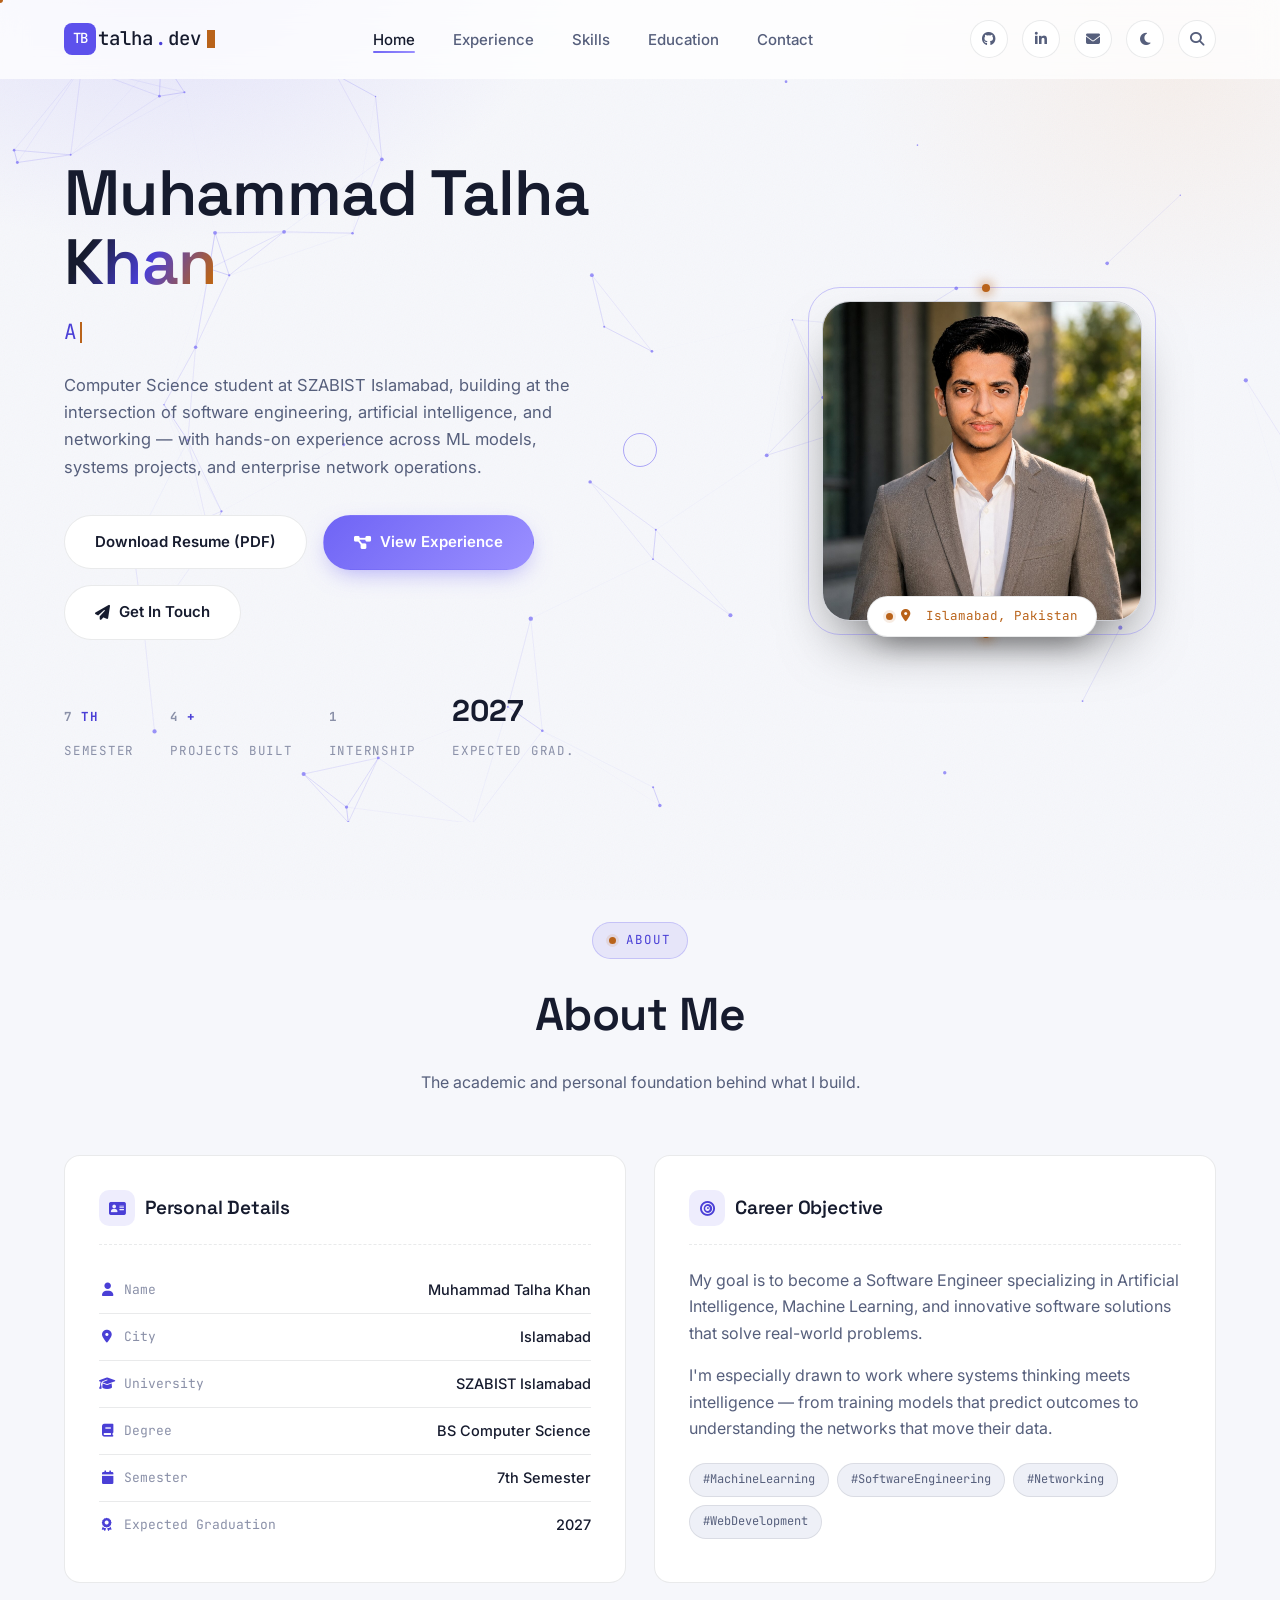
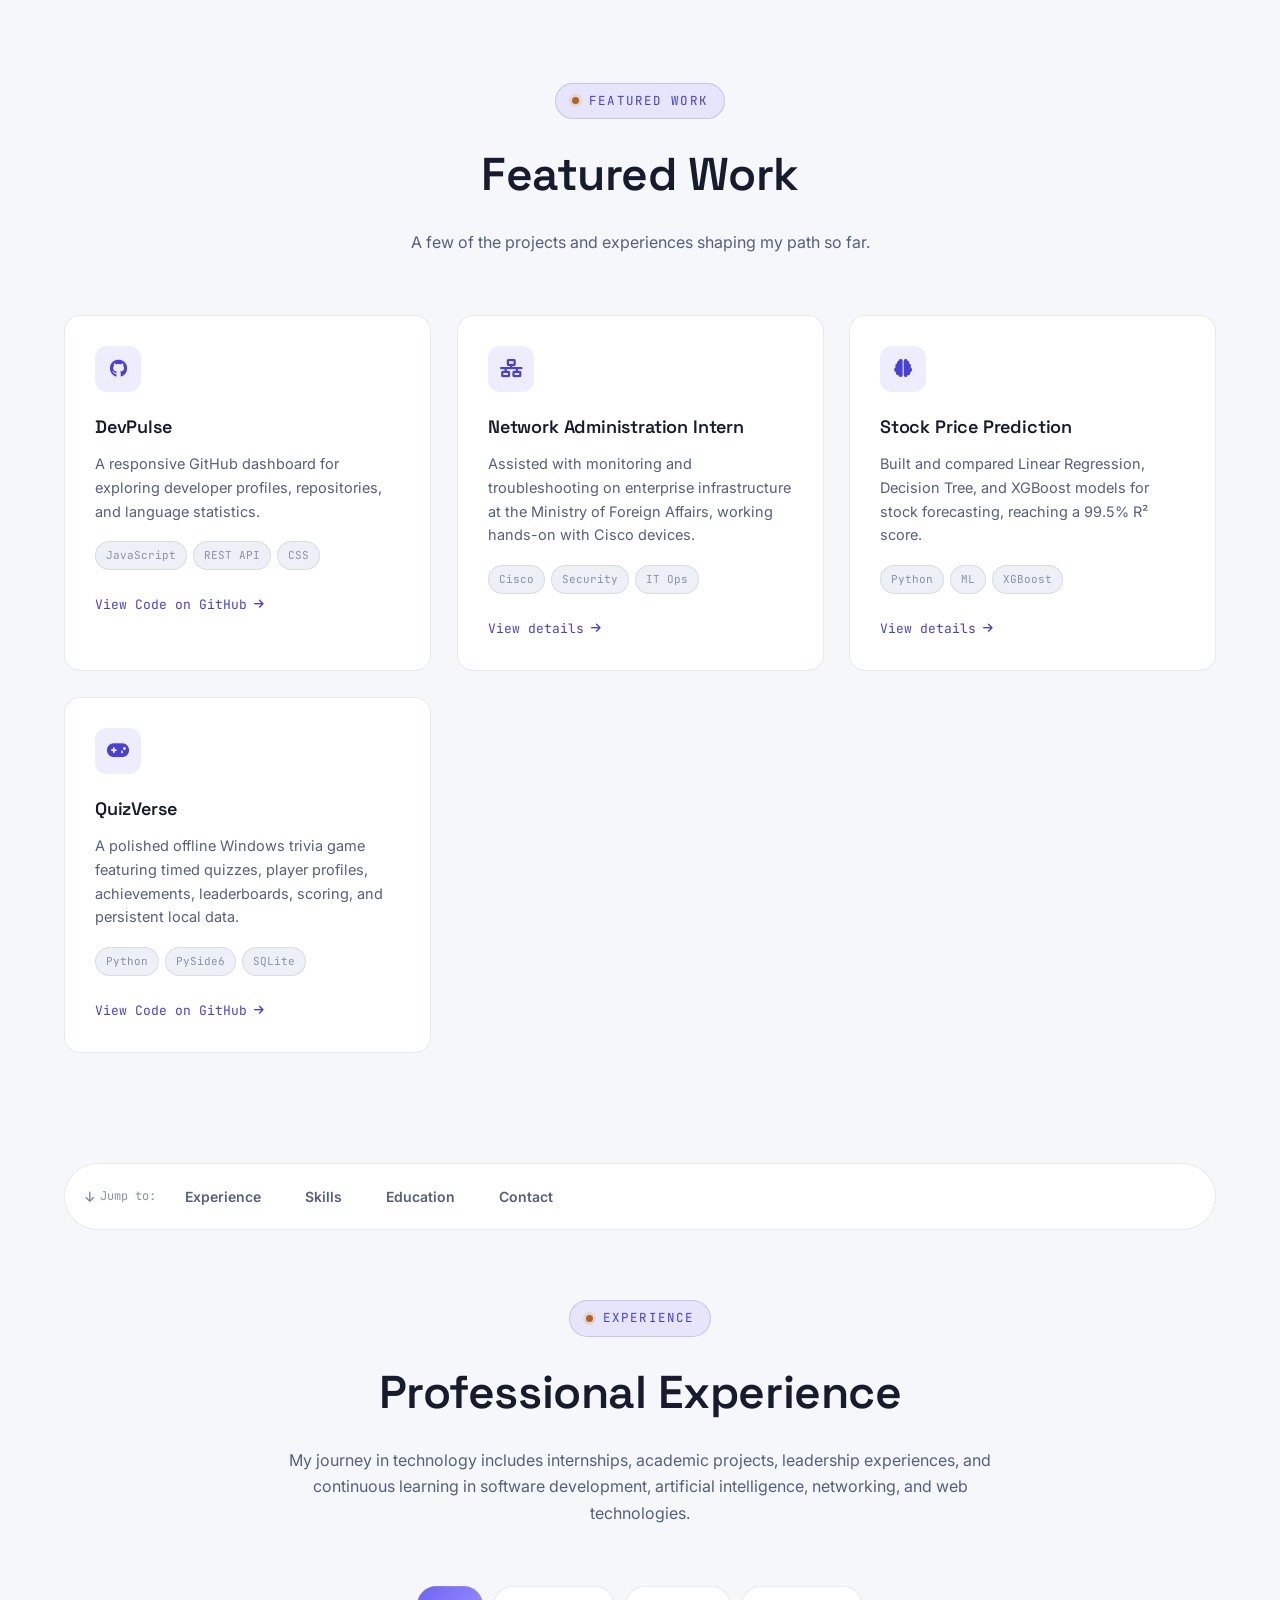
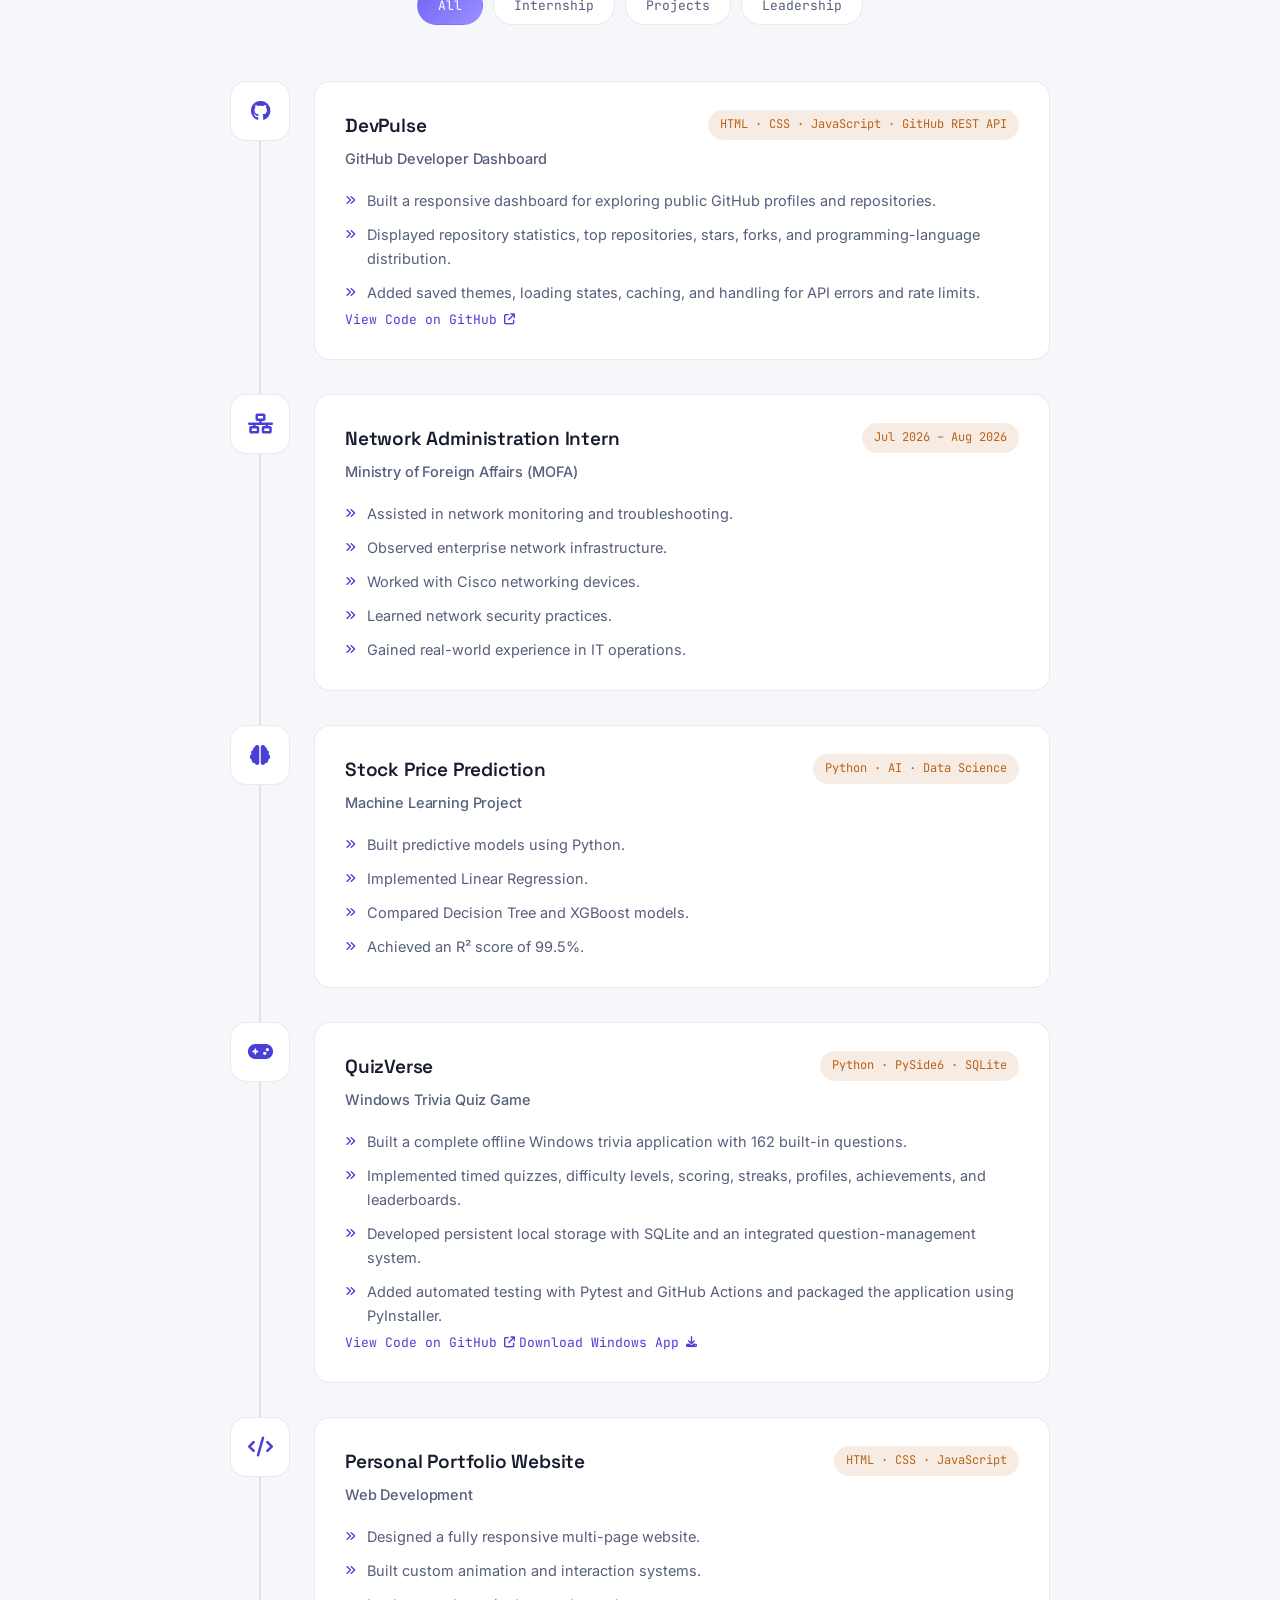
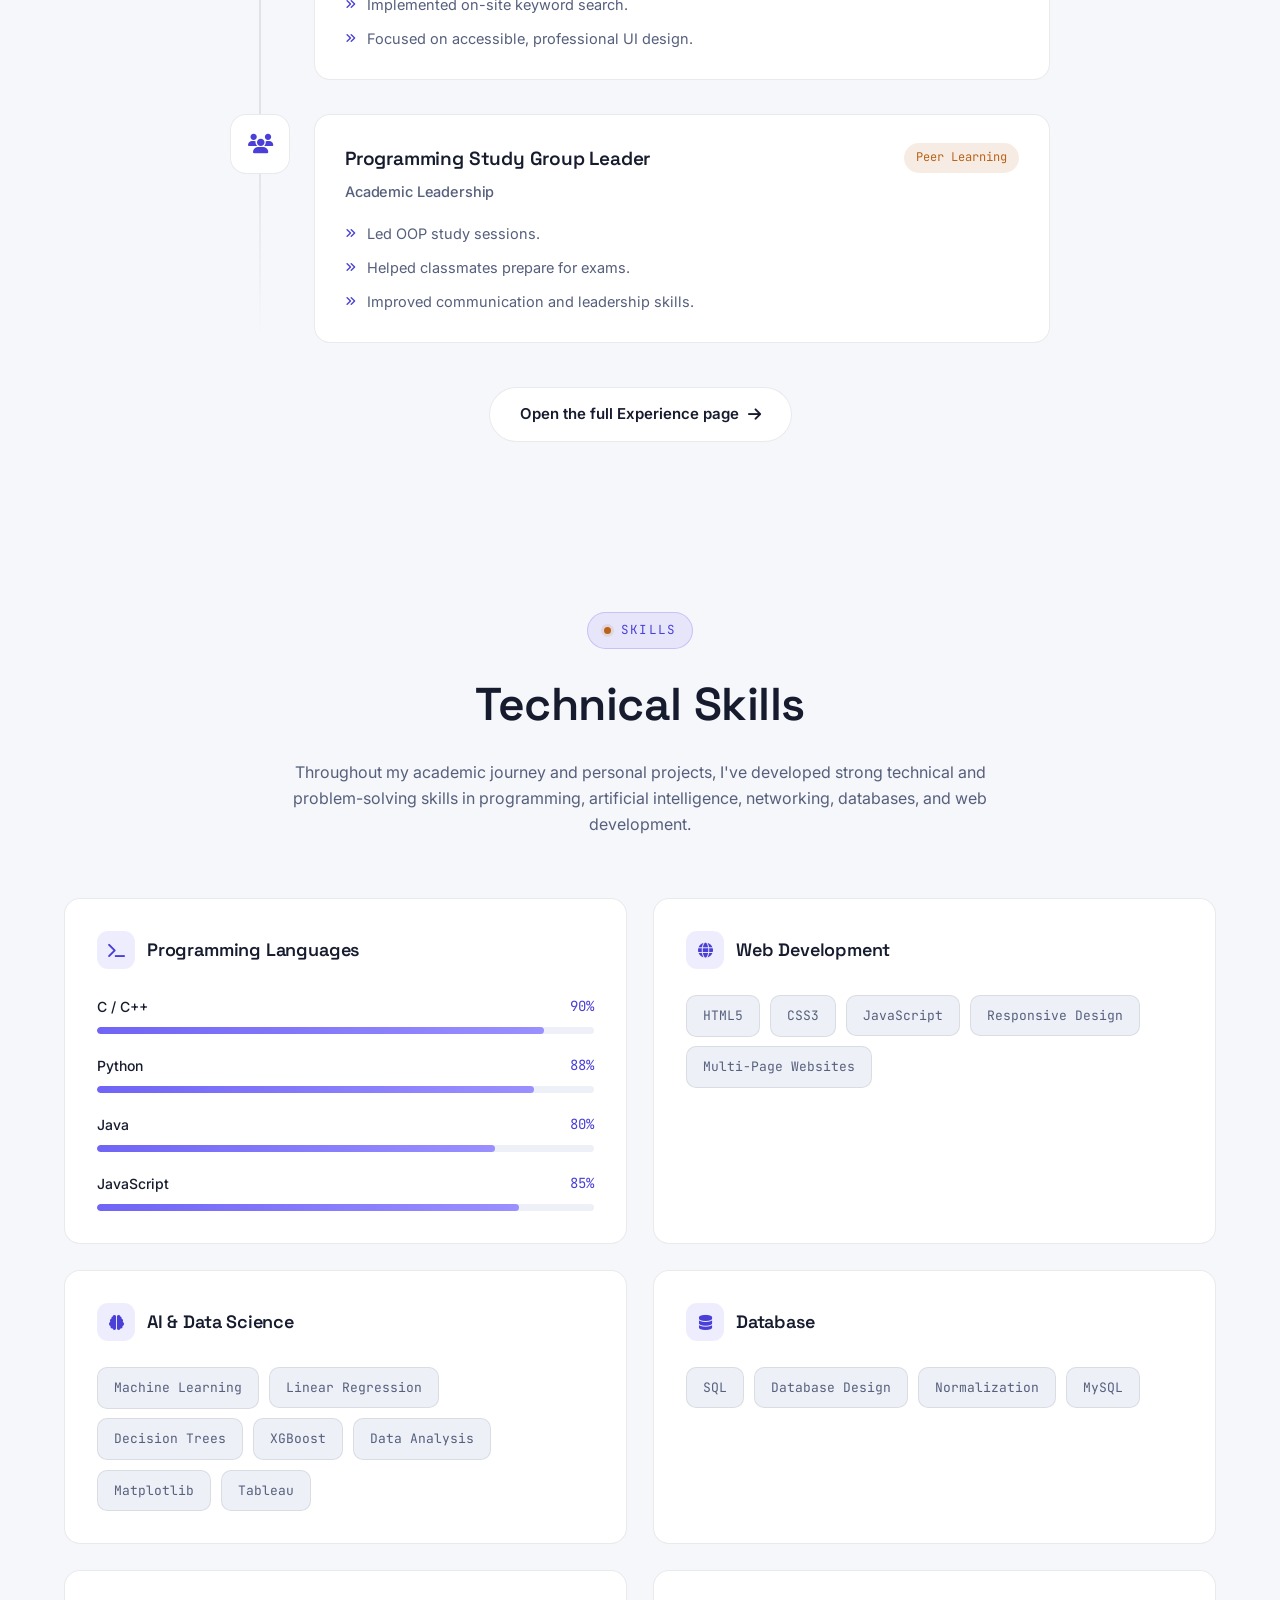
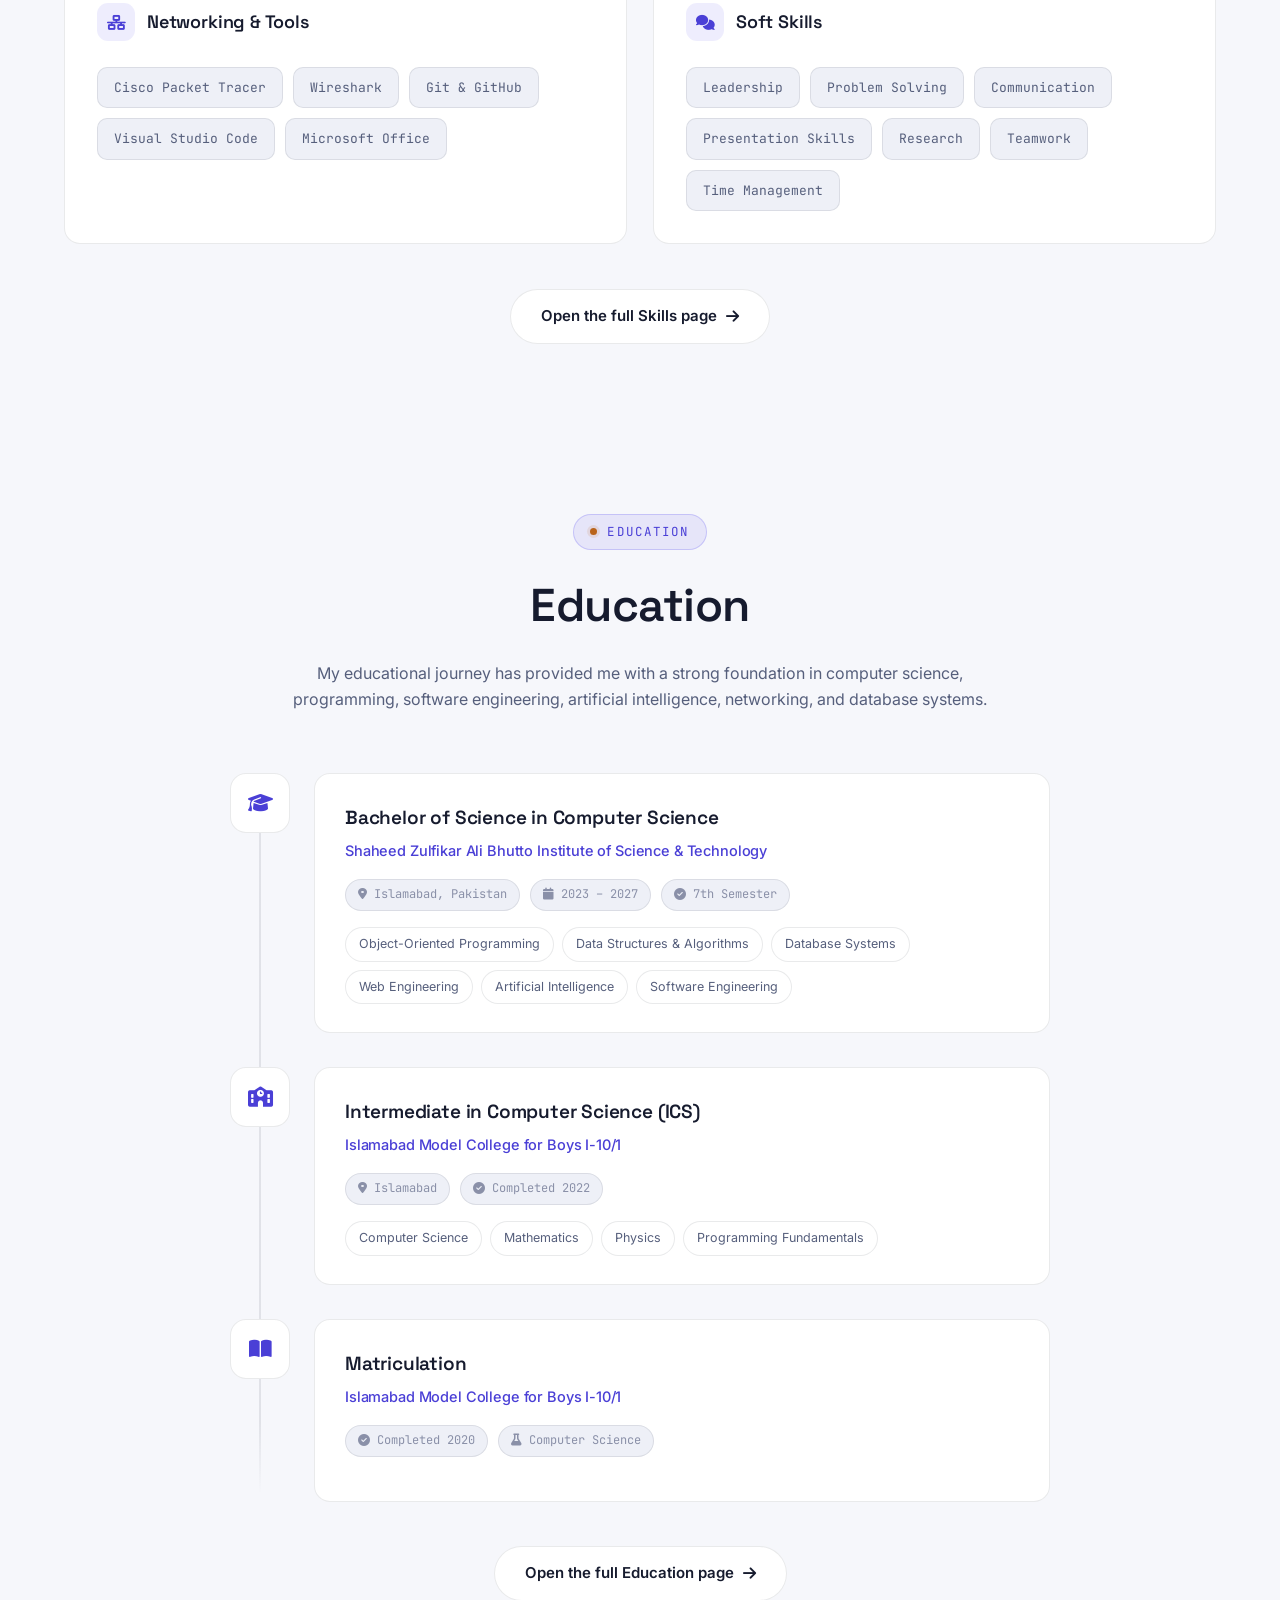
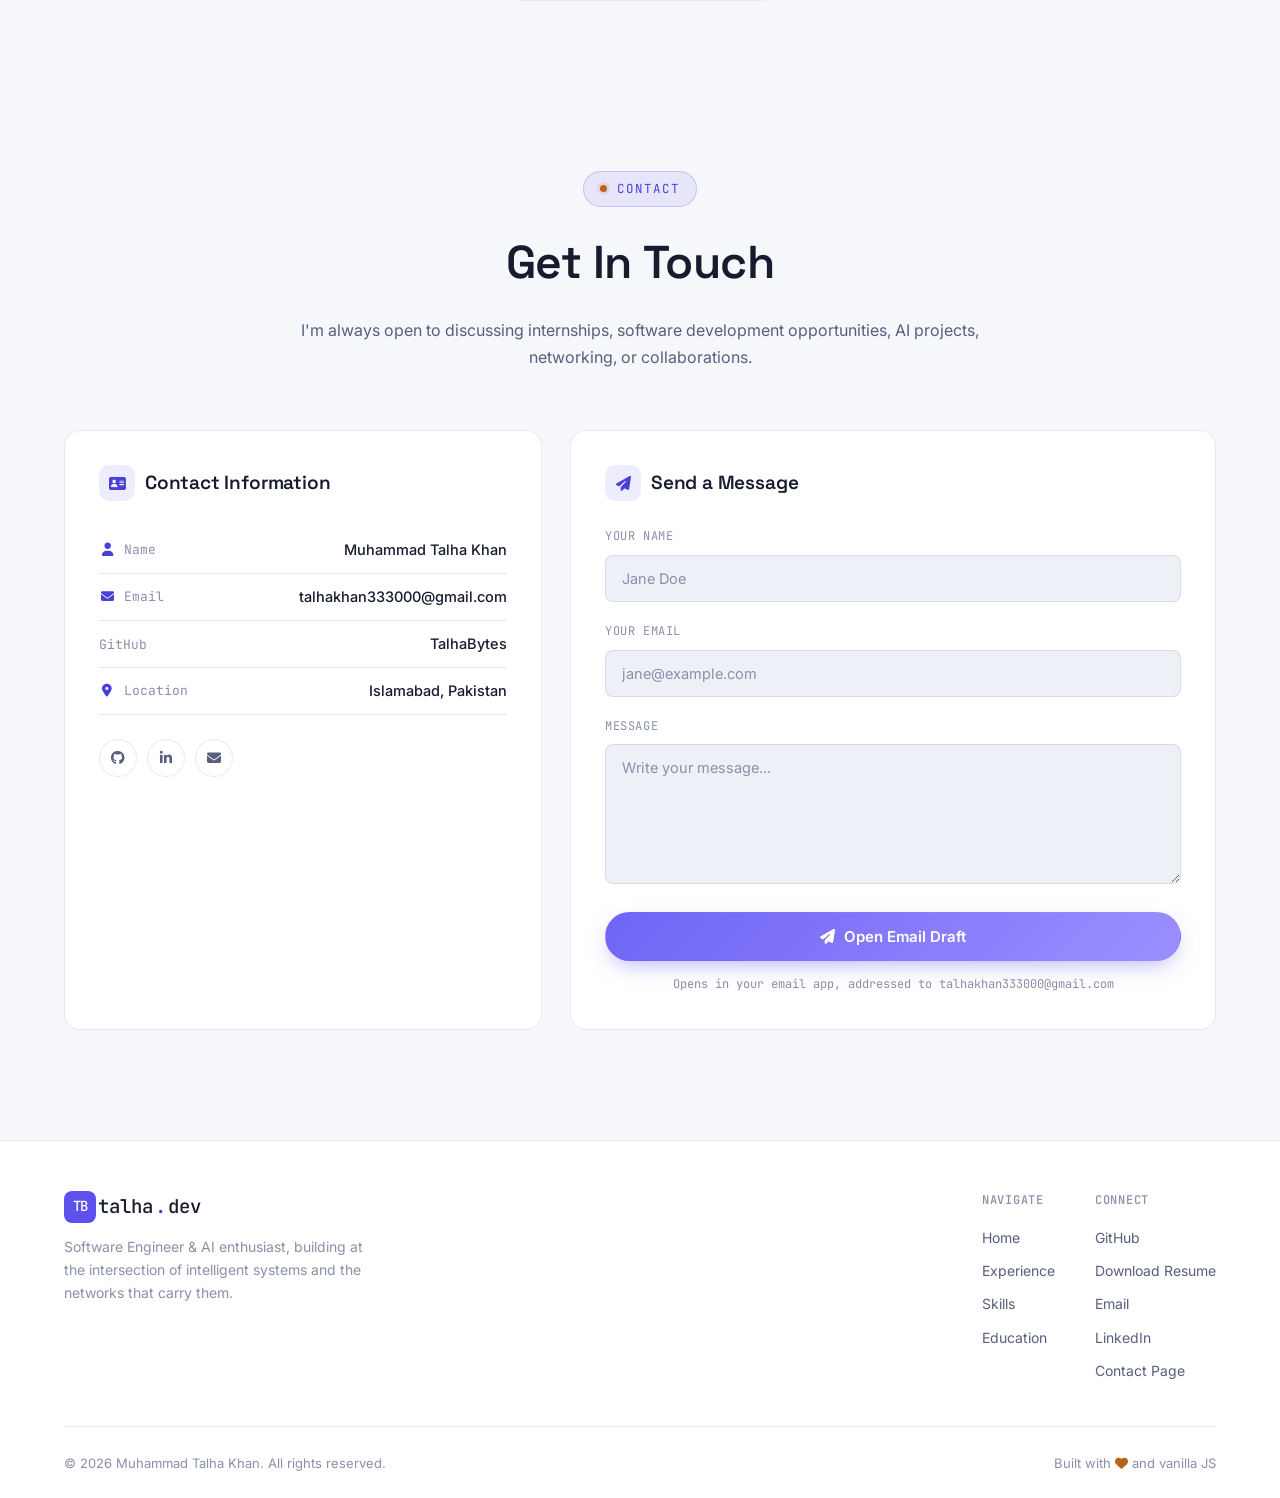
<file: index.html>
<!DOCTYPE html>
<html lang="en">
<head>
    <script>(function(){try{var t=localStorage.getItem("mtk-theme");if(t==="light"||(!t&&window.matchMedia("(prefers-color-scheme: light)").matches&&!window.matchMedia("(prefers-color-scheme: dark)").matches)){document.documentElement.setAttribute("data-theme","light");}}catch(e){}})();</script>

    <meta charset="UTF-8">
    <meta name="viewport" content="width=device-width, initial-scale=1.0">
    <meta name="description" content="Muhammad Talha Khan — Computer Science student at SZABIST Islamabad focused on software engineering, AI/ML, and networking.">

    <title>Muhammad Talha Khan | Software Engineer &amp; AI Enthusiast</title>

    <link rel="preconnect" href="https://fonts.googleapis.com">

    <link href="https://fonts.googleapis.com/css2?family=Space+Grotesk:wght@500;600;700&family=Inter:wght@400;500;600;700&family=JetBrains+Mono:wght@400;500&display=swap" rel="stylesheet">

    <link rel="stylesheet" href="https://cdnjs.cloudflare.com/ajax/libs/font-awesome/6.6.0/css/all.min.css">

    <link rel="stylesheet" href="css/style.css">

    <link rel="icon" type="image/svg+xml" href="assets/favicon.svg">
    <link rel="icon" sizes="32x32" href="assets/favicon-32.png">
    <link rel="apple-touch-icon" href="assets/apple-touch-icon.png">

    <meta name="theme-color" content="#090c14">
    <meta name="author" content="Muhammad Talha Khan">

    <link rel="canonical" href="https://talhabytes.github.io/Personal-Portfolio/">

    <meta property="og:type" content="website">
    <meta property="og:site_name" content="TalhaBytes | Muhammad Talha Khan">
    <meta property="og:title" content="Muhammad Talha Khan | Software Engineer &amp; AI Enthusiast">
    <meta property="og:description" content="Muhammad Talha Khan — Computer Science student at SZABIST Islamabad focused on software engineering, AI/ML, and networking.">
    <meta property="og:url" content="https://talhabytes.github.io/Personal-Portfolio/">
    <meta property="og:image" content="https://talhabytes.github.io/Personal-Portfolio/assets/social-preview.png">
    <meta property="og:image:width" content="1200">
    <meta property="og:image:height" content="630">
    <meta property="og:image:alt" content="TB - Muhammad Talha Khan, Computer Science and Software Development">

    <meta name="twitter:card" content="summary_large_image">
    <meta name="twitter:title" content="Muhammad Talha Khan | Software Engineer &amp; AI Enthusiast">
    <meta name="twitter:description" content="Muhammad Talha Khan — Computer Science student at SZABIST Islamabad focused on software engineering, AI/ML, and networking.">
    <meta name="twitter:image" content="https://talhabytes.github.io/Personal-Portfolio/assets/social-preview.png">

    <noscript>
        <style>
            body {
                opacity: 1 !important;
                transform: none !important;
            }

            .preloader {
                display: none !important;
            }

            [data-reveal] {
                opacity: 1 !important;
                transform: none !important;
            }
        </style>
    </noscript>
</head>

<body>

    <!-- ================= PRELOADER ================= -->
    <div class="preloader">
        <div class="preloader-inner">

            <div class="line">
                <span class="prompt">$</span>
                <span>whoami</span>
            </div>

            <div class="line">
                <span class="prompt">$</span>
                <span>
                    talha-khan
                    <span class="ok">--role=swe,ai,net</span>
                </span>
            </div>

            <div class="line">
                <span class="prompt">$</span>
                <span>./portfolio --start</span>
            </div>

            <div class="preloader-bar">
                <span></span>
            </div>

        </div>
    </div>

    <div class="nav-scrim"></div>


    <!-- ================= SITE SEARCH ================= -->
    <div class="search-overlay" id="searchOverlay">

        <div class="search-box">

            <div class="search-input-row">

                <i class="fa-solid fa-magnifying-glass"></i>

                <input
                    type="text"
                    id="searchInput"
                    placeholder="Search the portfolio... (e.g. Python, internship, SZABIST)"
                    autocomplete="off"
                    aria-label="Search the portfolio"
                >

                <button
                    class="search-close"
                    id="searchClose"
                    aria-label="Close search"
                >
                    <i class="fa-solid fa-xmark"></i>
                </button>

            </div>

            <div class="search-results" id="searchResults">
                <p class="search-hint">
                    Try &ldquo;Python&rdquo;, &ldquo;internship&rdquo;,
                    &ldquo;XGBoost&rdquo;, or &ldquo;SZABIST&rdquo;.
                </p>
            </div>

        </div>
    </div>


    <!-- ================= NAVBAR ================= -->
    <header>

        <nav class="navbar">

            <a
                href="index.html"
                class="logo"
                data-no-transition
            >
                <span class="tb-mark" aria-hidden="true">TB</span>
                talha<span class="accent">.</span>dev
                <span class="cursor-blink"></span>
            </a>

            <ul class="nav-links">

                <li>
                    <a href="index.html" class="active">
                        Home
                    </a>
                </li>

                <li>
                    <a href="experience.html">
                        Experience
                    </a>
                </li>

                <li>
                    <a href="skills.html">
                        Skills
                    </a>
                </li>

                <li>
                    <a href="education.html">
                        Education
                    </a>
                </li>

                <li>
                    <a href="contact.html">
                        Contact
                    </a>
                </li>

            </ul>

            <div class="nav-actions">

                <a
                    class="icon-btn"
                    href="https://github.com/TalhaBytes"
                    target="_blank"
                    rel="noopener noreferrer"
                    aria-label="GitHub"
                >
                    <i class="fa-brands fa-github"></i>
                </a>

                <a
                    class="icon-btn"
                    href="https://www.linkedin.com/in/muhammad-talha-khan-b0a96428b/"
                    target="_blank"
                    rel="noopener"
                    aria-label="LinkedIn"
                >
                    <i class="fa-brands fa-linkedin-in"></i>
                </a>

                <a
                    class="icon-btn"
                    href="mailto:talhakhan333000@gmail.com"
                    aria-label="Email"
                >
                    <i class="fa-solid fa-envelope"></i>
                </a>

                <button
                    class="icon-btn"
                    id="themeToggle"
                    aria-label="Toggle light / dark theme"
                >
                    <i class="fa-solid fa-moon theme-icon-dark"></i>
                    <i class="fa-solid fa-sun theme-icon-light"></i>
                </button>

                <button
                    class="icon-btn"
                    id="searchToggle"
                    aria-label="Search (press /)"
                >
                    <i class="fa-solid fa-magnifying-glass"></i>
                </button>

                <button
                    class="hamburger"
                    aria-label="Toggle menu"
                >
                    <span></span>
                    <span></span>
                    <span></span>
                </button>

            </div>

        </nav>

    </header>


    <!-- ================= HERO ================= -->
    <section class="hero" id="home-hero">

        <div class="hero-canvas">
            <canvas id="networkCanvas"></canvas>
        </div>

        <div class="container hero-grid">

            <div class="hero-content">

                <!--
                <div class="hero-eyebrow">
                    <span class="prompt">$</span>
                    &nbsp;
                    <span
                        class="typed"
                        data-typed-eyebrow="whoami"
                    ></span>
                </div>
                -->

                <h1>
                    Muhammad Talha
                    <br>
                    <span class="grad">
                        Khan
                    </span>
                </h1>

                <div class="role-line">

                    <span
                        data-role-rotator='["Software Engineer","AI / ML Enthusiast","Network Enthusiast","Problem Solver"]'
                    ></span>

                    <span class="role-caret"></span>

                </div>

                <p>
                    Computer Science student at SZABIST Islamabad, building at the
                    intersection of software engineering, artificial intelligence, and
                    networking — with hands-on experience across ML models, systems
                    projects, and enterprise network operations.
                </p>

                <div class="hero-actions">

                    <a
                        href="assets/Muhammad-Talha-Khan-Resume.pdf"
                        class="btn btn-ghost"
                        download
                        data-no-transition
                    >
                        Download Resume (PDF)
                    </a>

                    <a
                        href="experience.html"
                        class="btn btn-primary magnetic"
                    >
                        <i class="fa-solid fa-diagram-project"></i>
                        View Experience
                    </a>

                    <a
                        href="contact.html"
                        class="btn btn-ghost magnetic"
                    >
                        <i class="fa-solid fa-paper-plane"></i>
                        Get In Touch
                    </a>

                </div>

                <div class="hero-stats">

                    <div class="stat">

                        <strong>
                            <span data-counter="7">0</span>
                            <span class="suffix">th</span>
                        </strong>

                        <span>
                            Semester
                        </span>

                    </div>

                    <div class="stat">

                        <strong>
                            <span data-counter="4">0</span>
                            <span class="suffix">+</span>
                        </strong>

                        <span>
                            Projects Built
                        </span>

                    </div>

                    <div class="stat">

                        <strong>
                            <span data-counter="1">0</span>
                        </strong>

                        <span>
                            Internship
                        </span>

                    </div>

                    <div class="stat">

                        <strong>
                            2027
                        </strong>

                        <span>
                            Expected Grad.
                        </span>

                    </div>

                </div>

            </div>


            <div class="hero-visual">

                <div class="hero-photo-frame">

                    <div class="ring"></div>

                    <img
                        src="images/profile.jpg"
                        alt="Muhammad Talha Khan"
                    >

                    <div class="badge">

                        <i
                            class="fa-solid fa-location-dot"
                            style="color:var(--accent)"
                        ></i>

                        &nbsp;Islamabad, Pakistan

                    </div>

                </div>

            </div>

        </div>

    </section>


    <!-- ================= ABOUT ================= -->
    <section class="about">

        <div class="container">

            <div
                class="section-head"
                data-reveal
            >

                <span class="eyebrow">
                    About
                </span>

                <h2>
                    About Me
                </h2>

                <p>
                    The academic and personal foundation behind what I build.
                </p>

            </div>


            <div class="about-container">

                <div
                    class="card about-card tilt"
                    id="about-details"
                    data-reveal="left"
                >

                    <h3>
                        <i class="fa-solid fa-address-card"></i>
                        Personal Details
                    </h3>

                    <div class="detail-row">

                        <span class="label">
                            <i class="fa-solid fa-user"></i>
                            Name
                        </span>

                        <span class="value">
                            Muhammad Talha Khan
                        </span>

                    </div>

                    <div class="detail-row">

                        <span class="label">
                            <i class="fa-solid fa-location-dot"></i>
                            City
                        </span>

                        <span class="value">
                            Islamabad
                        </span>

                    </div>

                    <div class="detail-row">

                        <span class="label">
                            <i class="fa-solid fa-graduation-cap"></i>
                            University
                        </span>

                        <span class="value">
                            SZABIST Islamabad
                        </span>

                    </div>

                    <div class="detail-row">

                        <span class="label">
                            <i class="fa-solid fa-book"></i>
                            Degree
                        </span>

                        <span class="value">
                            BS Computer Science
                        </span>

                    </div>

                    <div class="detail-row">

                        <span class="label">
                            <i class="fa-solid fa-calendar"></i>
                            Semester
                        </span>

                        <span class="value">
                            7th Semester
                        </span>

                    </div>

                    <div class="detail-row">

                        <span class="label">
                            <i class="fa-solid fa-award"></i>
                            Expected Graduation
                        </span>

                        <span class="value">
                            2027
                        </span>

                    </div>

                </div>


                <div
                    class="card about-card objective tilt"
                    id="about-objective"
                    data-reveal="right"
                >

                    <h3>
                        <i class="fa-solid fa-bullseye"></i>
                        Career Objective
                    </h3>

                    <p>
                        My goal is to become a Software Engineer specializing in
                        Artificial Intelligence, Machine Learning, and innovative
                        software solutions that solve real-world problems.
                    </p>

                    <p>
                        I'm especially drawn to work where systems thinking meets
                        intelligence — from training models that predict outcomes
                        to understanding the networks that move their data.
                    </p>

                    <div class="focus-tags">

                        <span>
                            #MachineLearning
                        </span>

                        <span>
                            #SoftwareEngineering
                        </span>

                        <span>
                            #Networking
                        </span>

                        <span>
                            #WebDevelopment
                        </span>

                    </div>

                </div>

            </div>

        </div>

    </section>


    <!-- ================= FEATURED HIGHLIGHTS ================= -->
    <section
        class="highlights"
        id="highlights"
    >

        <div class="container">

            <div
                class="section-head"
                data-reveal
            >

                <span class="eyebrow">
                    Featured Work
                </span>

                <h2>
                    Featured Work
                </h2>

                <p>
                    A few of the projects and experiences shaping my path so far.
                </p>

            </div>


            <div class="highlights-grid">

                <div
                    class="highlight-card tilt"
                    data-reveal
                >

                    <div class="highlight-icon">
                        <i class="fa-brands fa-github"></i>
                    </div>

                    <h3>
                        DevPulse
                    </h3>

                    <p>
                        A responsive GitHub dashboard for exploring developer profiles,
                        repositories, and language statistics.
                    </p>

                    <div class="tag-row">
                        <span>JavaScript</span>
                        <span>REST API</span>
                        <span>CSS</span>
                    </div>

                    <a
                        class="card-link"
                        href="https://github.com/TalhaBytes/devpulse"
                        target="_blank"
                        rel="noopener noreferrer"
                    >
                        View Code on GitHub
                        <i class="fa-solid fa-arrow-right"></i>
                    </a>

                </div>


                <div
                    class="highlight-card tilt"
                    data-reveal
                    data-reveal-delay="0"
                >

                    <div class="highlight-icon">
                        <i class="fa-solid fa-network-wired"></i>
                    </div>

                    <h3>
                        Network Administration Intern
                    </h3>

                    <p>
                        Assisted with monitoring and troubleshooting on enterprise
                        infrastructure at the Ministry of Foreign Affairs, working
                        hands-on with Cisco devices.
                    </p>

                    <div class="tag-row">
                        <span>Cisco</span>
                        <span>Security</span>
                        <span>IT Ops</span>
                    </div>

                    <a
                        href="experience.html"
                        class="card-link"
                    >
                        View details
                        <i class="fa-solid fa-arrow-right"></i>
                    </a>

                </div>


                <div
                    class="highlight-card tilt"
                    data-reveal
                    data-reveal-delay="100"
                >

                    <div class="highlight-icon">
                        <i class="fa-solid fa-brain"></i>
                    </div>

                    <h3>
                        Stock Price Prediction
                    </h3>

                    <p>
                        Built and compared Linear Regression, Decision Tree, and XGBoost
                        models for stock forecasting, reaching a 99.5% R² score.
                    </p>

                    <div class="tag-row">
                        <span>Python</span>
                        <span>ML</span>
                        <span>XGBoost</span>
                    </div>

                    <a
                        href="experience.html"
                        class="card-link"
                    >
                        View details
                        <i class="fa-solid fa-arrow-right"></i>
                    </a>

                </div>


                <div
                    class="highlight-card tilt"
                    data-reveal
                    data-reveal-delay="200"
                >

                    <div class="highlight-icon">
                        <i class="fa-solid fa-gamepad"></i>
                    </div>

                    <h3>
                        QuizVerse
                    </h3>

                    <p>
                        A polished offline Windows trivia game featuring timed quizzes,
                        player profiles, achievements, leaderboards, scoring, and
                        persistent local data.
                    </p>

                    <div class="tag-row">
                        <span>Python</span>
                        <span>PySide6</span>
                        <span>SQLite</span>
                    </div>

                    <a
                        class="card-link"
                        href="https://github.com/TalhaBytes/QuizVerse"
                        target="_blank"
                        rel="noopener noreferrer"
                    >
                        View Code on GitHub
                        <i class="fa-solid fa-arrow-right"></i>
                    </a>

                </div>

            </div>

        </div>

    </section>


    <!-- ================= ON-THIS-PAGE QUICK NAV ================= -->
    <div
        class="home-quicknav"
        data-reveal
    >

        <span class="home-quicknav-label">
            <i class="fa-solid fa-arrow-down"></i>
            Jump to:
        </span>

        <a href="#home-experience">
            Experience
        </a>

        <a href="#home-skills">
            Skills
        </a>

        <a href="#home-education">
            Education
        </a>

        <a href="#home-contact">
            Contact
        </a>

    </div>


    <!-- ================= EXPERIENCE (full, inline) ================= -->
    <section
        class="experience"
        id="home-experience"
    >

        <div class="container">

            <div
                class="section-head"
                data-reveal
            >

                <span class="eyebrow">
                    Experience
                </span>

                <h2>
                    Professional Experience
                </h2>

                <p>
                    My journey in technology includes internships, academic projects,
                    leadership experiences, and continuous learning in software
                    development, artificial intelligence, networking, and web technologies.
                </p>

            </div>


            <div
                class="filter-row"
                data-reveal
            >

                <button
                    class="filter-btn active"
                    data-filter="all"
                >
                    All
                </button>

                <button
                    class="filter-btn"
                    data-filter="internship"
                >
                    Internship
                </button>

                <button
                    class="filter-btn"
                    data-filter="project"
                >
                    Projects
                </button>

                <button
                    class="filter-btn"
                    data-filter="leadership"
                >
                    Leadership
                </button>

            </div>


            <div class="timeline">


                <div
                    class="experience-card"
                    id="home-exp-devpulse"
                    data-category="project"
                    data-reveal
                >

                    <div class="node">
                        <i class="fa-brands fa-github"></i>
                    </div>

                    <div class="card-body tilt">

                        <div class="card-top">

                            <h2>
                                DevPulse
                            </h2>

                            <span class="period">
                                HTML · CSS · JavaScript · GitHub REST API
                            </span>

                        </div>

                        <h4>
                            GitHub Developer Dashboard
                        </h4>

                        <ul>

                            <li>
                                Built a responsive dashboard for exploring public GitHub
                                profiles and repositories.
                            </li>

                            <li>
                                Displayed repository statistics, top repositories, stars,
                                forks, and programming-language distribution.
                            </li>

                            <li>
                                Added saved themes, loading states, caching, and handling
                                for API errors and rate limits.
                            </li>

                        </ul>

                        <a
                            class="card-link"
                            href="https://github.com/TalhaBytes/devpulse"
                            target="_blank"
                            rel="noopener noreferrer"
                        >
                            View Code on GitHub
                            <i class="fa-solid fa-arrow-up-right-from-square"></i>
                        </a>

                    </div>

                </div>


                <div
                    class="experience-card"
                    id="home-exp-network-intern"
                    data-category="internship"
                    data-reveal
                >

                    <div class="node">
                        <i class="fa-solid fa-network-wired"></i>
                    </div>

                    <div class="card-body tilt">

                        <div class="card-top">

                            <h2>
                                Network Administration Intern
                            </h2>

                            <span class="period">
                                Jul 2026 – Aug 2026
                            </span>

                        </div>

                        <h4>
                            Ministry of Foreign Affairs (MOFA)
                        </h4>

                        <ul>

                            <li>
                                Assisted in network monitoring and troubleshooting.
                            </li>

                            <li>
                                Observed enterprise network infrastructure.
                            </li>

                            <li>
                                Worked with Cisco networking devices.
                            </li>

                            <li>
                                Learned network security practices.
                            </li>

                            <li>
                                Gained real-world experience in IT operations.
                            </li>

                        </ul>

                    </div>

                </div>


                <div
                    class="experience-card"
                    id="home-exp-stock-prediction"
                    data-category="project"
                    data-reveal
                >

                    <div class="node">
                        <i class="fa-solid fa-brain"></i>
                    </div>

                    <div class="card-body tilt">

                        <div class="card-top">

                            <h2>
                                Stock Price Prediction
                            </h2>

                            <span class="period">
                                Python · AI · Data Science
                            </span>

                        </div>

                        <h4>
                            Machine Learning Project
                        </h4>

                        <ul>

                            <li>
                                Built predictive models using Python.
                            </li>

                            <li>
                                Implemented Linear Regression.
                            </li>

                            <li>
                                Compared Decision Tree and XGBoost models.
                            </li>

                            <li>
                                Achieved an R² score of 99.5%.
                            </li>

                        </ul>

                    </div>

                </div>


                <div
                    class="experience-card"
                    id="home-exp-quizverse"
                    data-category="project"
                    data-reveal
                >

                    <div class="node">
                        <i class="fa-solid fa-gamepad"></i>
                    </div>

                    <div class="card-body tilt">

                        <div class="card-top">

                            <h2>
                                QuizVerse
                            </h2>

                            <span class="period">
                                Python · PySide6 · SQLite
                            </span>

                        </div>

                        <h4>
                            Windows Trivia Quiz Game
                        </h4>

                        <ul>

                            <li>
                                Built a complete offline Windows trivia application with
                                162 built-in questions.
                            </li>

                            <li>
                                Implemented timed quizzes, difficulty levels, scoring,
                                streaks, profiles, achievements, and leaderboards.
                            </li>

                            <li>
                                Developed persistent local storage with SQLite and an
                                integrated question-management system.
                            </li>

                            <li>
                                Added automated testing with Pytest and GitHub Actions
                                and packaged the application using PyInstaller.
                            </li>

                        </ul>

                        <a
                            class="card-link"
                            href="https://github.com/TalhaBytes/QuizVerse"
                            target="_blank"
                            rel="noopener noreferrer"
                        >
                            View Code on GitHub
                            <i class="fa-solid fa-arrow-up-right-from-square"></i>
                        </a>

                        <a
                            class="card-link"
                            href="https://github.com/TalhaBytes/QuizVerse/releases/latest"
                            target="_blank"
                            rel="noopener noreferrer"
                        >
                            Download Windows App
                            <i class="fa-solid fa-download"></i>
                        </a>

                    </div>

                </div>


                <div
                    class="experience-card"
                    id="home-exp-portfolio-website"
                    data-category="project"
                    data-reveal
                >

                    <div class="node">
                        <i class="fa-solid fa-code"></i>
                    </div>

                    <div class="card-body tilt">

                        <div class="card-top">

                            <h2>
                                Personal Portfolio Website
                            </h2>

                            <span class="period">
                                HTML · CSS · JavaScript
                            </span>

                        </div>

                        <h4>
                            Web Development
                        </h4>

                        <ul>

                            <li>
                                Designed a fully responsive multi-page website.
                            </li>

                            <li>
                                Built custom animation and interaction systems.
                            </li>

                            <li>
                                Implemented on-site keyword search.
                            </li>

                            <li>
                                Focused on accessible, professional UI design.
                            </li>

                        </ul>

                    </div>

                </div>


                <div
                    class="experience-card"
                    id="home-exp-study-group"
                    data-category="leadership"
                    data-reveal
                >

                    <div class="node">
                        <i class="fa-solid fa-users"></i>
                    </div>

                    <div class="card-body tilt">

                        <div class="card-top">

                            <h2>
                                Programming Study Group Leader
                            </h2>

                            <span class="period">
                                Peer Learning
                            </span>

                        </div>

                        <h4>
                            Academic Leadership
                        </h4>

                        <ul>

                            <li>
                                Led OOP study sessions.
                            </li>

                            <li>
                                Helped classmates prepare for exams.
                            </li>

                            <li>
                                Improved communication and leadership skills.
                            </li>

                        </ul>

                    </div>

                </div>

            </div>


            <div
                class="section-cta"
                data-reveal
            >

                <a
                    href="experience.html"
                    class="btn btn-ghost"
                >
                    Open the full Experience page
                    <i class="fa-solid fa-arrow-right"></i>
                </a>

            </div>

        </div>

    </section>


    <!-- ================= SKILLS (full, inline) ================= -->
    <section
        class="skills-section"
        id="home-skills"
    >

        <div class="container">

            <div
                class="section-head"
                data-reveal
            >

                <span class="eyebrow">
                    Skills
                </span>

                <h2>
                    Technical Skills
                </h2>

                <p>
                    Throughout my academic journey and personal projects, I've developed
                    strong technical and problem-solving skills in programming,
                    artificial intelligence, networking, databases, and web development.
                </p>

            </div>


            <div class="skills-grid">


                <div
                    class="skill-card tilt"
                    id="home-skills-programming"
                    data-reveal
                >

                    <h2>
                        <i class="fa-solid fa-terminal"></i>
                        Programming Languages
                    </h2>

                    <div class="skill">

                        <div class="skill-top">

                            <span class="name">
                                C / C++
                            </span>

                            <span class="pct">
                                90%
                            </span>

                        </div>

                        <div class="progress">
                            <div
                                class="progress-bar"
                                data-width="90"
                            ></div>
                        </div>

                    </div>


                    <div class="skill">

                        <div class="skill-top">

                            <span class="name">
                                Python
                            </span>

                            <span class="pct">
                                88%
                            </span>

                        </div>

                        <div class="progress">
                            <div
                                class="progress-bar"
                                data-width="88"
                            ></div>
                        </div>

                    </div>


                    <div class="skill">

                        <div class="skill-top">

                            <span class="name">
                                Java
                            </span>

                            <span class="pct">
                                80%
                            </span>

                        </div>

                        <div class="progress">
                            <div
                                class="progress-bar"
                                data-width="80"
                            ></div>
                        </div>

                    </div>


                    <div class="skill">

                        <div class="skill-top">

                            <span class="name">
                                JavaScript
                            </span>

                            <span class="pct">
                                85%
                            </span>

                        </div>

                        <div class="progress">
                            <div
                                class="progress-bar"
                                data-width="85"
                            ></div>
                        </div>

                    </div>

                </div>


                <div
                    class="skill-card tilt"
                    id="home-skills-webdev"
                    data-reveal
                    data-reveal-delay="60"
                >

                    <h2>
                        <i class="fa-solid fa-globe"></i>
                        Web Development
                    </h2>

                    <div class="chip-row">

                        <span class="chip">
                            HTML5
                        </span>

                        <span class="chip">
                            CSS3
                        </span>

                        <span class="chip">
                            JavaScript
                        </span>

                        <span class="chip">
                            Responsive Design
                        </span>

                        <span class="chip">
                            Multi-Page Websites
                        </span>

                    </div>

                </div>


                <div
                    class="skill-card tilt"
                    id="home-skills-ai"
                    data-reveal
                >

                    <h2>
                        <i class="fa-solid fa-brain"></i>
                        AI &amp; Data Science
                    </h2>

                    <div class="chip-row">

                        <span class="chip">
                            Machine Learning
                        </span>

                        <span class="chip">
                            Linear Regression
                        </span>

                        <span class="chip">
                            Decision Trees
                        </span>

                        <span class="chip">
                            XGBoost
                        </span>

                        <span class="chip">
                            Data Analysis
                        </span>

                        <span class="chip">
                            Matplotlib
                        </span>

                        <span class="chip">
                            Tableau
                        </span>

                    </div>

                </div>


                <div
                    class="skill-card tilt"
                    id="home-skills-database"
                    data-reveal
                    data-reveal-delay="60"
                >

                    <h2>
                        <i class="fa-solid fa-database"></i>
                        Database
                    </h2>

                    <div class="chip-row">

                        <span class="chip">
                            SQL
                        </span>

                        <span class="chip">
                            Database Design
                        </span>

                        <span class="chip">
                            Normalization
                        </span>

                        <span class="chip">
                            MySQL
                        </span>

                    </div>

                </div>


                <div
                    class="skill-card tilt"
                    id="home-skills-networking"
                    data-reveal
                >

                    <h2>
                        <i class="fa-solid fa-network-wired"></i>
                        Networking &amp; Tools
                    </h2>

                    <div class="chip-row">

                        <span class="chip">
                            Cisco Packet Tracer
                        </span>

                        <span class="chip">
                            Wireshark
                        </span>

                        <span class="chip">
                            Git &amp; GitHub
                        </span>

                        <span class="chip">
                            Visual Studio Code
                        </span>

                        <span class="chip">
                            Microsoft Office
                        </span>

                    </div>

                </div>


                <div
                    class="skill-card tilt"
                    id="home-skills-soft"
                    data-reveal
                    data-reveal-delay="60"
                >

                    <h2>
                        <i class="fa-solid fa-comments"></i>
                        Soft Skills
                    </h2>

                    <div class="chip-row">

                        <span class="chip">
                            Leadership
                        </span>

                        <span class="chip">
                            Problem Solving
                        </span>

                        <span class="chip">
                            Communication
                        </span>

                        <span class="chip">
                            Presentation Skills
                        </span>

                        <span class="chip">
                            Research
                        </span>

                        <span class="chip">
                            Teamwork
                        </span>

                        <span class="chip">
                            Time Management
                        </span>

                    </div>

                </div>

            </div>


            <div
                class="section-cta"
                data-reveal
            >

                <a
                    href="skills.html"
                    class="btn btn-ghost"
                >
                    Open the full Skills page
                    <i class="fa-solid fa-arrow-right"></i>
                </a>

            </div>

        </div>

    </section>


    <!-- ================= EDUCATION (full, inline) ================= -->
    <section
        class="education"
        id="home-education"
    >

        <div class="container">

            <div
                class="section-head"
                data-reveal
            >

                <span class="eyebrow">
                    Education
                </span>

                <h2>
                    Education
                </h2>

                <p>
                    My educational journey has provided me with a strong foundation in
                    computer science, programming, software engineering, artificial
                    intelligence, networking, and database systems.
                </p>

            </div>


            <div class="edu-timeline">


                <div
                    class="education-card"
                    id="home-edu-bs"
                    data-reveal
                >

                    <div class="node">
                        <i class="fa-solid fa-graduation-cap"></i>
                    </div>

                    <div class="card-body tilt">

                        <h2>
                            Bachelor of Science in Computer Science
                        </h2>

                        <h3>
                            Shaheed Zulfikar Ali Bhutto Institute of Science &amp; Technology
                        </h3>

                        <div class="edu-meta">

                            <span>
                                <i class="fa-solid fa-location-dot"></i>
                                Islamabad, Pakistan
                            </span>

                            <span>
                                <i class="fa-solid fa-calendar"></i>
                                2023 – 2027
                            </span>

                            <span>
                                <i class="fa-solid fa-circle-check"></i>
                                7th Semester
                            </span>

                        </div>

                        <div class="course-tags">

                            <span>
                                Object-Oriented Programming
                            </span>

                            <span>
                                Data Structures &amp; Algorithms
                            </span>

                            <span>
                                Database Systems
                            </span>

                            <span>
                                Web Engineering
                            </span>

                            <span>
                                Artificial Intelligence
                            </span>

                            <span>
                                Software Engineering
                            </span>

                        </div>

                    </div>

                </div>


                <div
                    class="education-card"
                    id="home-edu-ics"
                    data-reveal
                >

                    <div class="node">
                        <i class="fa-solid fa-school"></i>
                    </div>

                    <div class="card-body tilt">

                        <h2>
                            Intermediate in Computer Science (ICS)
                        </h2>

                        <h3>
                            Islamabad Model College for Boys I-10/1
                        </h3>

                        <div class="edu-meta">

                            <span>
                                <i class="fa-solid fa-location-dot"></i>
                                Islamabad
                            </span>

                            <span>
                                <i class="fa-solid fa-circle-check"></i>
                                Completed 2022
                            </span>

                        </div>

                        <div class="course-tags">

                            <span>
                                Computer Science
                            </span>

                            <span>
                                Mathematics
                            </span>

                            <span>
                                Physics
                            </span>

                            <span>
                                Programming Fundamentals
                            </span>

                        </div>

                    </div>

                </div>


                <div
                    class="education-card"
                    id="home-edu-matric"
                    data-reveal
                >

                    <div class="node">
                        <i class="fa-solid fa-book-open"></i>
                    </div>

                    <div class="card-body tilt">

                        <h2>
                            Matriculation
                        </h2>

                        <h3>
                            Islamabad Model College for Boys I-10/1
                        </h3>

                        <div class="edu-meta">

                            <span>
                                <i class="fa-solid fa-circle-check"></i>
                                Completed 2020
                            </span>

                            <span>
                                <i class="fa-solid fa-flask"></i>
                                Computer Science
                            </span>

                        </div>

                    </div>

                </div>

            </div>


            <div
                class="section-cta"
                data-reveal
            >

                <a
                    href="education.html"
                    class="btn btn-ghost"
                >
                    Open the full Education page
                    <i class="fa-solid fa-arrow-right"></i>
                </a>

            </div>

        </div>

    </section>


    <!-- ================= CONTACT (full, inline) ================= -->
    <section
        class="contact"
        id="home-contact"
    >

        <div class="container">

            <div
                class="section-head"
                data-reveal
            >

                <span class="eyebrow">
                    Contact
                </span>

                <h2>
                    Get In Touch
                </h2>

                <p>
                    I'm always open to discussing internships, software development
                    opportunities, AI projects, networking, or collaborations.
                </p>

            </div>


            <div class="contact-container">


                <div
                    class="card contact-info tilt"
                    id="home-contact-info"
                    data-reveal="left"
                >

                    <h2>
                        <i class="fa-solid fa-address-card"></i>
                        Contact Information
                    </h2>


                    <div class="detail-row">

                        <span class="label">
                            <i class="fa-solid fa-user"></i>
                            Name
                        </span>

                        <span class="value">
                            Muhammad Talha Khan
                        </span>

                    </div>


                    <div class="detail-row">

                        <span class="label">
                            <i class="fa-solid fa-envelope"></i>
                            Email
                        </span>

                        <span class="value">

                            <a href="mailto:talhakhan333000@gmail.com">
                                talhakhan333000@gmail.com
                            </a>

                        </span>

                    </div>


                    <div class="detail-row">

                        <span class="label">
                            GitHub
                        </span>

                        <span class="value">

                            <a
                                href="https://github.com/TalhaBytes"
                                target="_blank"
                                rel="noopener noreferrer"
                            >
                                TalhaBytes
                            </a>

                        </span>

                    </div>


                    <div class="detail-row">

                        <span class="label">
                            <i class="fa-solid fa-location-dot"></i>
                            Location
                        </span>

                        <span class="value">
                            Islamabad, Pakistan
                        </span>

                    </div>


                    <div class="social-row">

                        <a
                            class="icon-btn"
                            href="https://github.com/TalhaBytes"
                            target="_blank"
                            rel="noopener noreferrer"
                            aria-label="GitHub"
                        >
                            <i class="fa-brands fa-github"></i>
                        </a>

                        <a
                            class="icon-btn"
                            href="https://www.linkedin.com/in/muhammad-talha-khan-b0a96428b/"
                            target="_blank"
                            rel="noopener"
                            aria-label="LinkedIn"
                        >
                            <i class="fa-brands fa-linkedin-in"></i>
                        </a>

                        <a
                            class="icon-btn"
                            href="mailto:talhakhan333000@gmail.com"
                            aria-label="Email"
                        >
                            <i class="fa-solid fa-envelope"></i>
                        </a>

                    </div>

                </div>


                <div
                    class="card contact-form tilt"
                    id="home-contact-form"
                    data-reveal="right"
                >

                    <h2>
                        <i class="fa-solid fa-paper-plane"></i>
                        Send a Message
                    </h2>


                    <form id="contactForm">

                        <div class="field">

                            <label for="cName">
                                Your Name
                            </label>

                            <input
                                type="text"
                                id="cName"
                                placeholder="Jane Doe"
                                required
                            >

                        </div>


                        <div class="field">

                            <label for="cEmail">
                                Your Email
                            </label>

                            <input
                                type="email"
                                id="cEmail"
                                placeholder="jane@example.com"
                                required
                            >

                        </div>


                        <div class="field">

                            <label for="cMessage">
                                Message
                            </label>

                            <textarea
                                id="cMessage"
                                rows="6"
                                placeholder="Write your message..."
                                required
                            ></textarea>

                        </div>


                        <button
                            type="submit"
                            class="btn btn-primary btn-block magnetic"
                        >
                            <i class="fa-solid fa-paper-plane"></i>
                            Open Email Draft
                        </button>


                        <p class="form-note">
                            Opens in your email app, addressed to
                            talhakhan333000@gmail.com
                        </p>


                        <div class="form-success">

                            <i class="fa-solid fa-circle-check"></i>

                            <span>
                                Your email app should now be open with the message ready to send.
                            </span>

                        </div>

                    </form>

                </div>

            </div>

        </div>

    </section>


    <!-- ================= FOOTER ================= -->
    <footer id="site-footer">

        <div class="container">

            <div class="footer-grid">


                <div class="footer-brand">

                    <div class="logo">

                        <span
                            class="tb-mark"
                            aria-hidden="true"
                        >
                            TB
                        </span>

                        talha<span class="accent">.</span>dev

                    </div>

                    <p>
                        Software Engineer &amp; AI enthusiast, building at the
                        intersection of intelligent systems and the networks that carry them.
                    </p>

                </div>


                <div class="footer-links">


                    <div class="footer-col">

                        <h4>
                            Navigate
                        </h4>

                        <a href="index.html">
                            Home
                        </a>

                        <a href="experience.html">
                            Experience
                        </a>

                        <a href="skills.html">
                            Skills
                        </a>

                        <a href="education.html">
                            Education
                        </a>

                    </div>


                    <div class="footer-col">

                        <h4>
                            Connect
                        </h4>

                        <a
                            href="https://github.com/TalhaBytes"
                            target="_blank"
                            rel="noopener noreferrer"
                        >
                            GitHub
                        </a>

                        <a
                            href="assets/Muhammad-Talha-Khan-Resume.pdf"
                            download
                            data-no-transition
                        >
                            Download Resume
                        </a>

                        <a href="mailto:talhakhan333000@gmail.com">
                            Email
                        </a>

                        <a
                            href="https://www.linkedin.com/in/muhammad-talha-khan-b0a96428b/"
                            target="_blank"
                            rel="noopener"
                        >
                            LinkedIn
                        </a>

                        <a href="contact.html">
                            Contact Page
                        </a>

                    </div>

                </div>

            </div>


            <div class="footer-bottom">

                <span>
                    &copy; 2026 Muhammad Talha Khan. All rights reserved.
                </span>

                <span class="made-with">
                    Built with
                    <i class="fa-solid fa-heart"></i>
                    and vanilla JS
                </span>

            </div>

        </div>

    </footer>


    <button
        class="back-to-top"
        aria-label="Back to top"
    >
        <i class="fa-solid fa-arrow-up"></i>
    </button>


    <script src="js/script.js"></script>

</body>
</html>
</file>
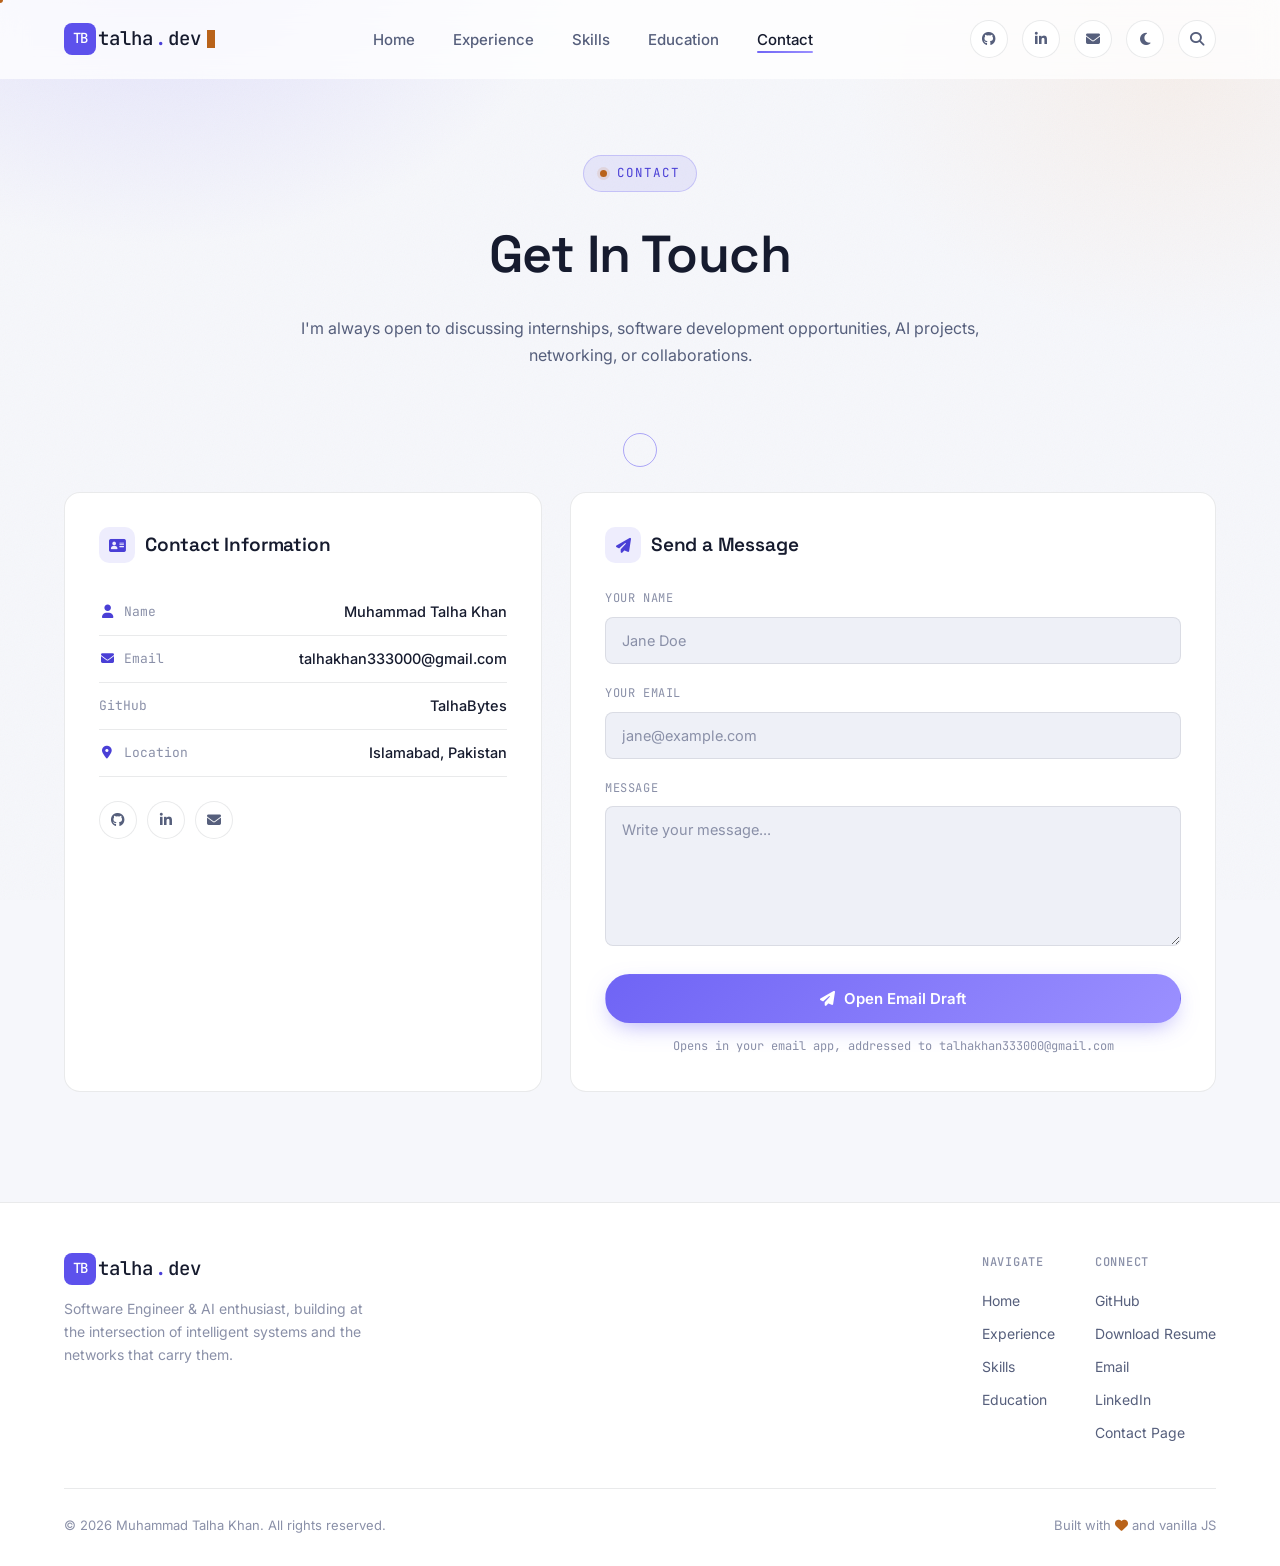
<file: contact.html>
<!DOCTYPE html>
<html lang="en">
<head>
    <script>(function(){try{var t=localStorage.getItem("mtk-theme");if(t==="light"||(!t&&window.matchMedia("(prefers-color-scheme: light)").matches&&!window.matchMedia("(prefers-color-scheme: dark)").matches)){document.documentElement.setAttribute("data-theme","light");}}catch(e){}})();</script>
    <meta charset="UTF-8">
    <meta name="viewport" content="width=device-width, initial-scale=1.0">
    <meta name="description" content="Get in touch with Muhammad Talha Khan for internships, software development, AI projects, or collaborations.">
    <title>Contact | Muhammad Talha Khan</title>

    <link rel="preconnect" href="https://fonts.googleapis.com">
    <link href="https://fonts.googleapis.com/css2?family=Space+Grotesk:wght@500;600;700&family=Inter:wght@400;500;600;700&family=JetBrains+Mono:wght@400;500&display=swap" rel="stylesheet">
    <link rel="stylesheet" href="https://cdnjs.cloudflare.com/ajax/libs/font-awesome/6.6.0/css/all.min.css">

    <link rel="stylesheet" href="css/style.css">

    <link rel="icon" type="image/svg+xml" href="assets/favicon.svg">
    <link rel="icon" sizes="32x32" href="assets/favicon-32.png">
    <link rel="apple-touch-icon" href="assets/apple-touch-icon.png">
    <meta name="theme-color" content="#090c14">
    <meta name="author" content="Muhammad Talha Khan">
    <link rel="canonical" href="https://talhabytes.github.io/Personal-Portfolio/contact.html">
    <meta property="og:type" content="website">
    <meta property="og:site_name" content="TalhaBytes | Muhammad Talha Khan">
    <meta property="og:title" content="Contact | Muhammad Talha Khan">
    <meta property="og:description" content="Get in touch with Muhammad Talha Khan for internships, software development, AI projects, or collaborations.">
    <meta property="og:url" content="https://talhabytes.github.io/Personal-Portfolio/contact.html">
    <meta property="og:image" content="https://talhabytes.github.io/Personal-Portfolio/assets/social-preview.png">
    <meta property="og:image:width" content="1200">
    <meta property="og:image:height" content="630">
    <meta property="og:image:alt" content="TB - Muhammad Talha Khan, Computer Science and Software Development">
    <meta name="twitter:card" content="summary_large_image">
    <meta name="twitter:title" content="Contact | Muhammad Talha Khan">
    <meta name="twitter:description" content="Get in touch with Muhammad Talha Khan for internships, software development, AI projects, or collaborations.">
    <meta name="twitter:image" content="https://talhabytes.github.io/Personal-Portfolio/assets/social-preview.png">
    <noscript><style>body{opacity:1!important;transform:none!important}.preloader{display:none!important}[data-reveal]{opacity:1!important;transform:none!important}</style></noscript>
</head>
<body>

    <div class="preloader">
        <div class="preloader-inner">
            <div class="line"><span class="prompt">$</span><span>./contact --init</span></div>
            <div class="line"><span class="prompt">$</span><span>connecting <span class="ok">socket open</span></span></div>
            <div class="line"><span class="prompt">$</span><span>./render --form</span></div>
            <div class="preloader-bar"><span></span></div>
        </div>
    </div>

    <div class="nav-scrim"></div>

    <!-- ================= SITE SEARCH ================= -->
    <div class="search-overlay" id="searchOverlay">
        <div class="search-box">
            <div class="search-input-row">
                <i class="fa-solid fa-magnifying-glass"></i>
                <input type="text" id="searchInput" placeholder="Search the portfolio... (e.g. Python, internship, SZABIST)" autocomplete="off" aria-label="Search the portfolio">
                <button class="search-close" id="searchClose" aria-label="Close search"><i class="fa-solid fa-xmark"></i></button>
            </div>
            <div class="search-results" id="searchResults">
                <p class="search-hint">Try &ldquo;Python&rdquo;, &ldquo;internship&rdquo;, &ldquo;XGBoost&rdquo;, or &ldquo;SZABIST&rdquo;.</p>
            </div>
        </div>
    </div>

    <header>
        <nav class="navbar">
            <a href="index.html" class="logo" data-no-transition><span class="tb-mark" aria-hidden="true">TB</span> talha<span class="accent">.</span>dev<span class="cursor-blink"></span></a>

            <ul class="nav-links">
                <li><a href="index.html">Home</a></li>
                <li><a href="experience.html">Experience</a></li>
                <li><a href="skills.html">Skills</a></li>
                <li><a href="education.html">Education</a></li>
                <li><a href="contact.html" class="active">Contact</a></li>
            </ul>

            <div class="nav-actions">
<a class="icon-btn" href="https://github.com/TalhaBytes" target="_blank" rel="noopener noreferrer" aria-label="GitHub"><i class="fa-brands fa-github"></i></a>
                <a class="icon-btn" href="https://www.linkedin.com/in/muhammad-talha-khan-b0a96428b/" target="_blank" rel="noopener" aria-label="LinkedIn"><i class="fa-brands fa-linkedin-in"></i></a>
                <a class="icon-btn" href="mailto:talhakhan333000@gmail.com" aria-label="Email"><i class="fa-solid fa-envelope"></i></a>
                <button class="icon-btn" id="themeToggle" aria-label="Toggle light / dark theme"><i class="fa-solid fa-moon theme-icon-dark"></i><i class="fa-solid fa-sun theme-icon-light"></i></button>
                <button class="icon-btn" id="searchToggle" aria-label="Search (press /)"><i class="fa-solid fa-magnifying-glass"></i></button>
                <button class="hamburger" aria-label="Toggle menu"><span></span><span></span><span></span></button>
            </div>
        </nav>
    </header>

    <!-- ================= PAGE HERO ================= -->
    <section class="page-hero">
        <div class="container">
            <span class="eyebrow">Contact</span>
            <h1>Get In Touch</h1>
            <p>
                I'm always open to discussing internships, software development
                opportunities, AI projects, networking, or collaborations.
            </p>
        </div>
    </section>

    <!-- ================= CONTACT ================= -->
    <section class="contact">
        <div class="container">

            <div class="contact-container">

                <div class="card contact-info tilt" id="contact-info" data-reveal="left">
                    <h2><i class="fa-solid fa-address-card"></i> Contact Information</h2>

                    <div class="detail-row">
                        <span class="label"><i class="fa-solid fa-user"></i> Name</span>
                        <span class="value">Muhammad Talha Khan</span>
                    </div>
                    <div class="detail-row">
                        <span class="label"><i class="fa-solid fa-envelope"></i> Email</span>
                        <span class="value"><a href="mailto:talhakhan333000@gmail.com">talhakhan333000@gmail.com</a></span>
                    </div>
                    <div class="detail-row"><span class="label">GitHub</span><span class="value"><a href="https://github.com/TalhaBytes" target="_blank" rel="noopener noreferrer">TalhaBytes</a></span></div>
                    <div class="detail-row">
                        <span class="label"><i class="fa-solid fa-location-dot"></i> Location</span>
                        <span class="value">Islamabad, Pakistan</span>
                    </div>

                    <div class="social-row">
<a class="icon-btn" href="https://github.com/TalhaBytes" target="_blank" rel="noopener noreferrer" aria-label="GitHub"><i class="fa-brands fa-github"></i></a>
                        <a class="icon-btn" href="https://www.linkedin.com/in/muhammad-talha-khan-b0a96428b/" target="_blank" rel="noopener" aria-label="LinkedIn"><i class="fa-brands fa-linkedin-in"></i></a>
                        <a class="icon-btn" href="mailto:talhakhan333000@gmail.com" aria-label="Email"><i class="fa-solid fa-envelope"></i></a>
                        
                    </div>
                </div>

                <div class="card contact-form tilt" id="contact-form" data-reveal="right">
                    <h2><i class="fa-solid fa-paper-plane"></i> Send a Message</h2>

                    <form id="contactForm">
                        <div class="field">
                            <label for="cName">Your Name</label>
                            <input type="text" id="cName" placeholder="Jane Doe" required>
                        </div>
                        <div class="field">
                            <label for="cEmail">Your Email</label>
                            <input type="email" id="cEmail" placeholder="jane@example.com" required>
                        </div>
                        <div class="field">
                            <label for="cMessage">Message</label>
                            <textarea id="cMessage" rows="6" placeholder="Write your message..." required></textarea>
                        </div>

                        <button type="submit" class="btn btn-primary btn-block magnetic">
                            <i class="fa-solid fa-paper-plane"></i> Open Email Draft
                        </button>

                        <p class="form-note">Opens in your email app, addressed to talhakhan333000@gmail.com</p>

                        <div class="form-success">
                            <i class="fa-solid fa-circle-check"></i>
                            <span>Your email app should now be open with the message ready to send.</span>
                        </div>
                    </form>
                </div>

            </div>

        </div>
    </section>

    <!-- ================= FOOTER ================= -->
    <footer>
        <div class="container">
            <div class="footer-grid">
                <div class="footer-brand">
                    <div class="logo"><span class="tb-mark" aria-hidden="true">TB</span> talha<span class="accent">.</span>dev</div>
                    <p>Software Engineer &amp; AI enthusiast, building at the intersection of intelligent systems and the networks that carry them.</p>
                </div>

                <div class="footer-links">
                    <div class="footer-col">
                        <h4>Navigate</h4>
                        <a href="index.html">Home</a>
                        <a href="experience.html">Experience</a>
                        <a href="skills.html">Skills</a>
                        <a href="education.html">Education</a>
                    </div>
                    <div class="footer-col">
                        <h4>Connect</h4><a href="https://github.com/TalhaBytes" target="_blank" rel="noopener noreferrer">GitHub</a><a href="assets/Muhammad-Talha-Khan-Resume.pdf" download data-no-transition>Download Resume</a>
                        <a href="mailto:talhakhan333000@gmail.com">Email</a>
                        <a href="https://www.linkedin.com/in/muhammad-talha-khan-b0a96428b/" target="_blank" rel="noopener">LinkedIn</a>
                        <a href="contact.html">Contact Page</a>
                    </div>
                </div>
            </div>

            <div class="footer-bottom">
                <span>&copy; 2026 Muhammad Talha Khan. All rights reserved.</span>
                <span class="made-with">Built with <i class="fa-solid fa-heart"></i> and vanilla JS</span>
            </div>
        </div>
    </footer>

    <button class="back-to-top" aria-label="Back to top"><i class="fa-solid fa-arrow-up"></i></button>

    <script src="js/script.js"></script>
</body>
</html>
</file>
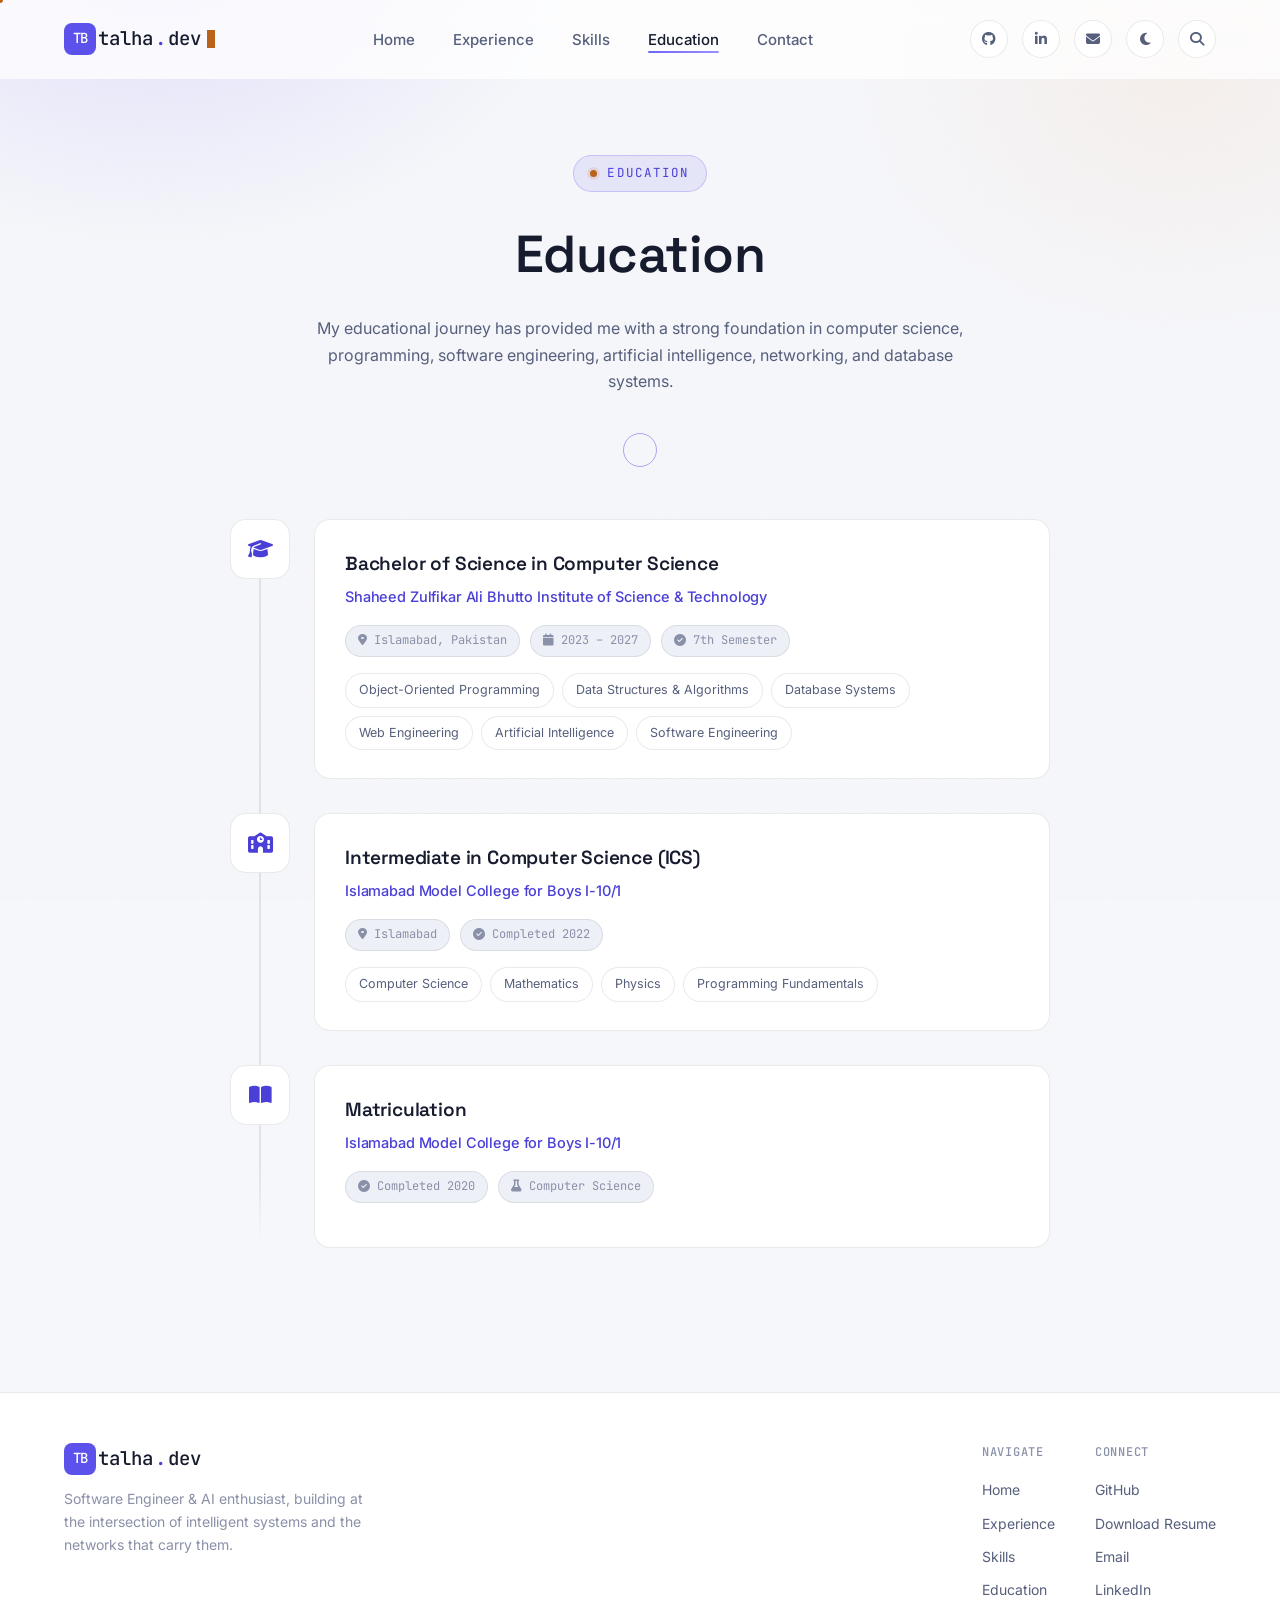
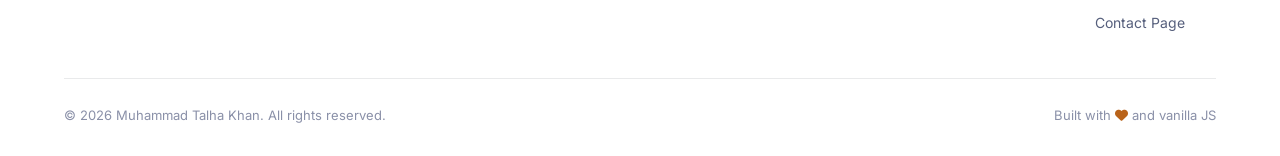
<file: education.html>
<!DOCTYPE html>
<html lang="en">
<head>
    <script>(function(){try{var t=localStorage.getItem("mtk-theme");if(t==="light"||(!t&&window.matchMedia("(prefers-color-scheme: light)").matches&&!window.matchMedia("(prefers-color-scheme: dark)").matches)){document.documentElement.setAttribute("data-theme","light");}}catch(e){}})();</script>
    <meta charset="UTF-8">
    <meta name="viewport" content="width=device-width, initial-scale=1.0">
    <meta name="description" content="Educational background of Muhammad Talha Khan, Computer Science student at SZABIST Islamabad.">
    <title>Education | Muhammad Talha Khan</title>

    <link rel="preconnect" href="https://fonts.googleapis.com">
    <link href="https://fonts.googleapis.com/css2?family=Space+Grotesk:wght@500;600;700&family=Inter:wght@400;500;600;700&family=JetBrains+Mono:wght@400;500&display=swap" rel="stylesheet">
    <link rel="stylesheet" href="https://cdnjs.cloudflare.com/ajax/libs/font-awesome/6.6.0/css/all.min.css">

    <link rel="stylesheet" href="css/style.css">

    <link rel="icon" type="image/svg+xml" href="assets/favicon.svg">
    <link rel="icon" sizes="32x32" href="assets/favicon-32.png">
    <link rel="apple-touch-icon" href="assets/apple-touch-icon.png">
    <meta name="theme-color" content="#090c14">
    <meta name="author" content="Muhammad Talha Khan">
    <link rel="canonical" href="https://talhabytes.github.io/Personal-Portfolio/education.html">
    <meta property="og:type" content="website">
    <meta property="og:site_name" content="TalhaBytes | Muhammad Talha Khan">
    <meta property="og:title" content="Education | Muhammad Talha Khan">
    <meta property="og:description" content="Educational background of Muhammad Talha Khan, Computer Science student at SZABIST Islamabad.">
    <meta property="og:url" content="https://talhabytes.github.io/Personal-Portfolio/education.html">
    <meta property="og:image" content="https://talhabytes.github.io/Personal-Portfolio/assets/social-preview.png">
    <meta property="og:image:width" content="1200">
    <meta property="og:image:height" content="630">
    <meta property="og:image:alt" content="TB - Muhammad Talha Khan, Computer Science and Software Development">
    <meta name="twitter:card" content="summary_large_image">
    <meta name="twitter:title" content="Education | Muhammad Talha Khan">
    <meta name="twitter:description" content="Educational background of Muhammad Talha Khan, Computer Science student at SZABIST Islamabad.">
    <meta name="twitter:image" content="https://talhabytes.github.io/Personal-Portfolio/assets/social-preview.png">
    <noscript><style>body{opacity:1!important;transform:none!important}.preloader{display:none!important}[data-reveal]{opacity:1!important;transform:none!important}</style></noscript>
</head>
<body>

    <div class="preloader">
        <div class="preloader-inner">
            <div class="line"><span class="prompt">$</span><span>cat education.json</span></div>
            <div class="line"><span class="prompt">$</span><span>parsing <span class="ok">3 records</span></span></div>
            <div class="line"><span class="prompt">$</span><span>./render --timeline</span></div>
            <div class="preloader-bar"><span></span></div>
        </div>
    </div>

    <div class="nav-scrim"></div>

    <!-- ================= SITE SEARCH ================= -->
    <div class="search-overlay" id="searchOverlay">
        <div class="search-box">
            <div class="search-input-row">
                <i class="fa-solid fa-magnifying-glass"></i>
                <input type="text" id="searchInput" placeholder="Search the portfolio... (e.g. Python, internship, SZABIST)" autocomplete="off" aria-label="Search the portfolio">
                <button class="search-close" id="searchClose" aria-label="Close search"><i class="fa-solid fa-xmark"></i></button>
            </div>
            <div class="search-results" id="searchResults">
                <p class="search-hint">Try &ldquo;Python&rdquo;, &ldquo;internship&rdquo;, &ldquo;XGBoost&rdquo;, or &ldquo;SZABIST&rdquo;.</p>
            </div>
        </div>
    </div>

    <header>
        <nav class="navbar">
            <a href="index.html" class="logo" data-no-transition><span class="tb-mark" aria-hidden="true">TB</span> talha<span class="accent">.</span>dev<span class="cursor-blink"></span></a>

            <ul class="nav-links">
                <li><a href="index.html">Home</a></li>
                <li><a href="experience.html">Experience</a></li>
                <li><a href="skills.html">Skills</a></li>
                <li><a href="education.html" class="active">Education</a></li>
                <li><a href="contact.html">Contact</a></li>
            </ul>

            <div class="nav-actions">
<a class="icon-btn" href="https://github.com/TalhaBytes" target="_blank" rel="noopener noreferrer" aria-label="GitHub"><i class="fa-brands fa-github"></i></a>
                <a class="icon-btn" href="https://www.linkedin.com/in/muhammad-talha-khan-b0a96428b/" target="_blank" rel="noopener" aria-label="LinkedIn"><i class="fa-brands fa-linkedin-in"></i></a>
                <a class="icon-btn" href="mailto:talhakhan333000@gmail.com" aria-label="Email"><i class="fa-solid fa-envelope"></i></a>
                <button class="icon-btn" id="themeToggle" aria-label="Toggle light / dark theme"><i class="fa-solid fa-moon theme-icon-dark"></i><i class="fa-solid fa-sun theme-icon-light"></i></button>
                <button class="icon-btn" id="searchToggle" aria-label="Search (press /)"><i class="fa-solid fa-magnifying-glass"></i></button>
                <button class="hamburger" aria-label="Toggle menu"><span></span><span></span><span></span></button>
            </div>
        </nav>
    </header>

    <!-- ================= PAGE HERO ================= -->
    <section class="page-hero">
        <div class="container">
            <span class="eyebrow">Education</span>
            <h1>Education</h1>
            <p>
                My educational journey has provided me with a strong foundation in
                computer science, programming, software engineering, artificial
                intelligence, networking, and database systems.
            </p>
        </div>
    </section>

    <!-- ================= EDUCATION ================= -->
    <section class="education">
        <div class="container">

            <div class="edu-timeline">

                <div class="education-card" id="edu-bs" data-reveal>
                    <div class="node"><i class="fa-solid fa-graduation-cap"></i></div>
                    <div class="card-body tilt">
                        <h2>Bachelor of Science in Computer Science</h2>
                        <h3>Shaheed Zulfikar Ali Bhutto Institute of Science &amp; Technology</h3>
                        <div class="edu-meta">
                            <span><i class="fa-solid fa-location-dot"></i> Islamabad, Pakistan</span>
                            <span><i class="fa-solid fa-calendar"></i> 2023 – 2027</span>
                            <span><i class="fa-solid fa-circle-check"></i> 7th Semester</span>
                        </div>
                        <div class="course-tags">
                            <span>Object-Oriented Programming</span>
                            <span>Data Structures &amp; Algorithms</span>
                            <span>Database Systems</span>
                            <span>Web Engineering</span>
                            <span>Artificial Intelligence</span>
                            <span>Software Engineering</span>
                        </div>
                    </div>
                </div>

                <div class="education-card" id="edu-ics" data-reveal>
                    <div class="node"><i class="fa-solid fa-school"></i></div>
                    <div class="card-body tilt">
                        <h2>Intermediate in Computer Science (ICS)</h2>
                        <h3>Islamabad Model College for Boys I-10/1</h3>
                        <div class="edu-meta">
                            <span><i class="fa-solid fa-location-dot"></i> Islamabad</span>
                            <span><i class="fa-solid fa-circle-check"></i> Completed 2022</span>
                        </div>
                        <div class="course-tags">
                            <span>Computer Science</span>
                            <span>Mathematics</span>
                            <span>Physics</span>
                            <span>Programming Fundamentals</span>
                        </div>
                    </div>
                </div>

                <div class="education-card" id="edu-matric" data-reveal>
                    <div class="node"><i class="fa-solid fa-book-open"></i></div>
                    <div class="card-body tilt">
                        <h2>Matriculation</h2>
                        <h3>Islamabad Model College for Boys I-10/1</h3>
                        <div class="edu-meta">
                            <span><i class="fa-solid fa-circle-check"></i> Completed 2020</span>
                            <span><i class="fa-solid fa-flask"></i> Computer Science</span>
                        </div>
                    </div>
                </div>

            </div>

        </div>
    </section>

    <!-- ================= FOOTER ================= -->
    <footer>
        <div class="container">
            <div class="footer-grid">
                <div class="footer-brand">
                    <div class="logo"><span class="tb-mark" aria-hidden="true">TB</span> talha<span class="accent">.</span>dev</div>
                    <p>Software Engineer &amp; AI enthusiast, building at the intersection of intelligent systems and the networks that carry them.</p>
                </div>

                <div class="footer-links">
                    <div class="footer-col">
                        <h4>Navigate</h4>
                        <a href="index.html">Home</a>
                        <a href="experience.html">Experience</a>
                        <a href="skills.html">Skills</a>
                        <a href="education.html">Education</a>
                    </div>
                    <div class="footer-col">
                        <h4>Connect</h4><a href="https://github.com/TalhaBytes" target="_blank" rel="noopener noreferrer">GitHub</a><a href="assets/Muhammad-Talha-Khan-Resume.pdf" download data-no-transition>Download Resume</a>
                        <a href="mailto:talhakhan333000@gmail.com">Email</a>
                        <a href="https://www.linkedin.com/in/muhammad-talha-khan-b0a96428b/" target="_blank" rel="noopener">LinkedIn</a>
                        <a href="contact.html">Contact Page</a>
                    </div>
                </div>
            </div>

            <div class="footer-bottom">
                <span>&copy; 2026 Muhammad Talha Khan. All rights reserved.</span>
                <span class="made-with">Built with <i class="fa-solid fa-heart"></i> and vanilla JS</span>
            </div>
        </div>
    </footer>

    <button class="back-to-top" aria-label="Back to top"><i class="fa-solid fa-arrow-up"></i></button>

    <script src="js/script.js"></script>
</body>
</html>
</file>
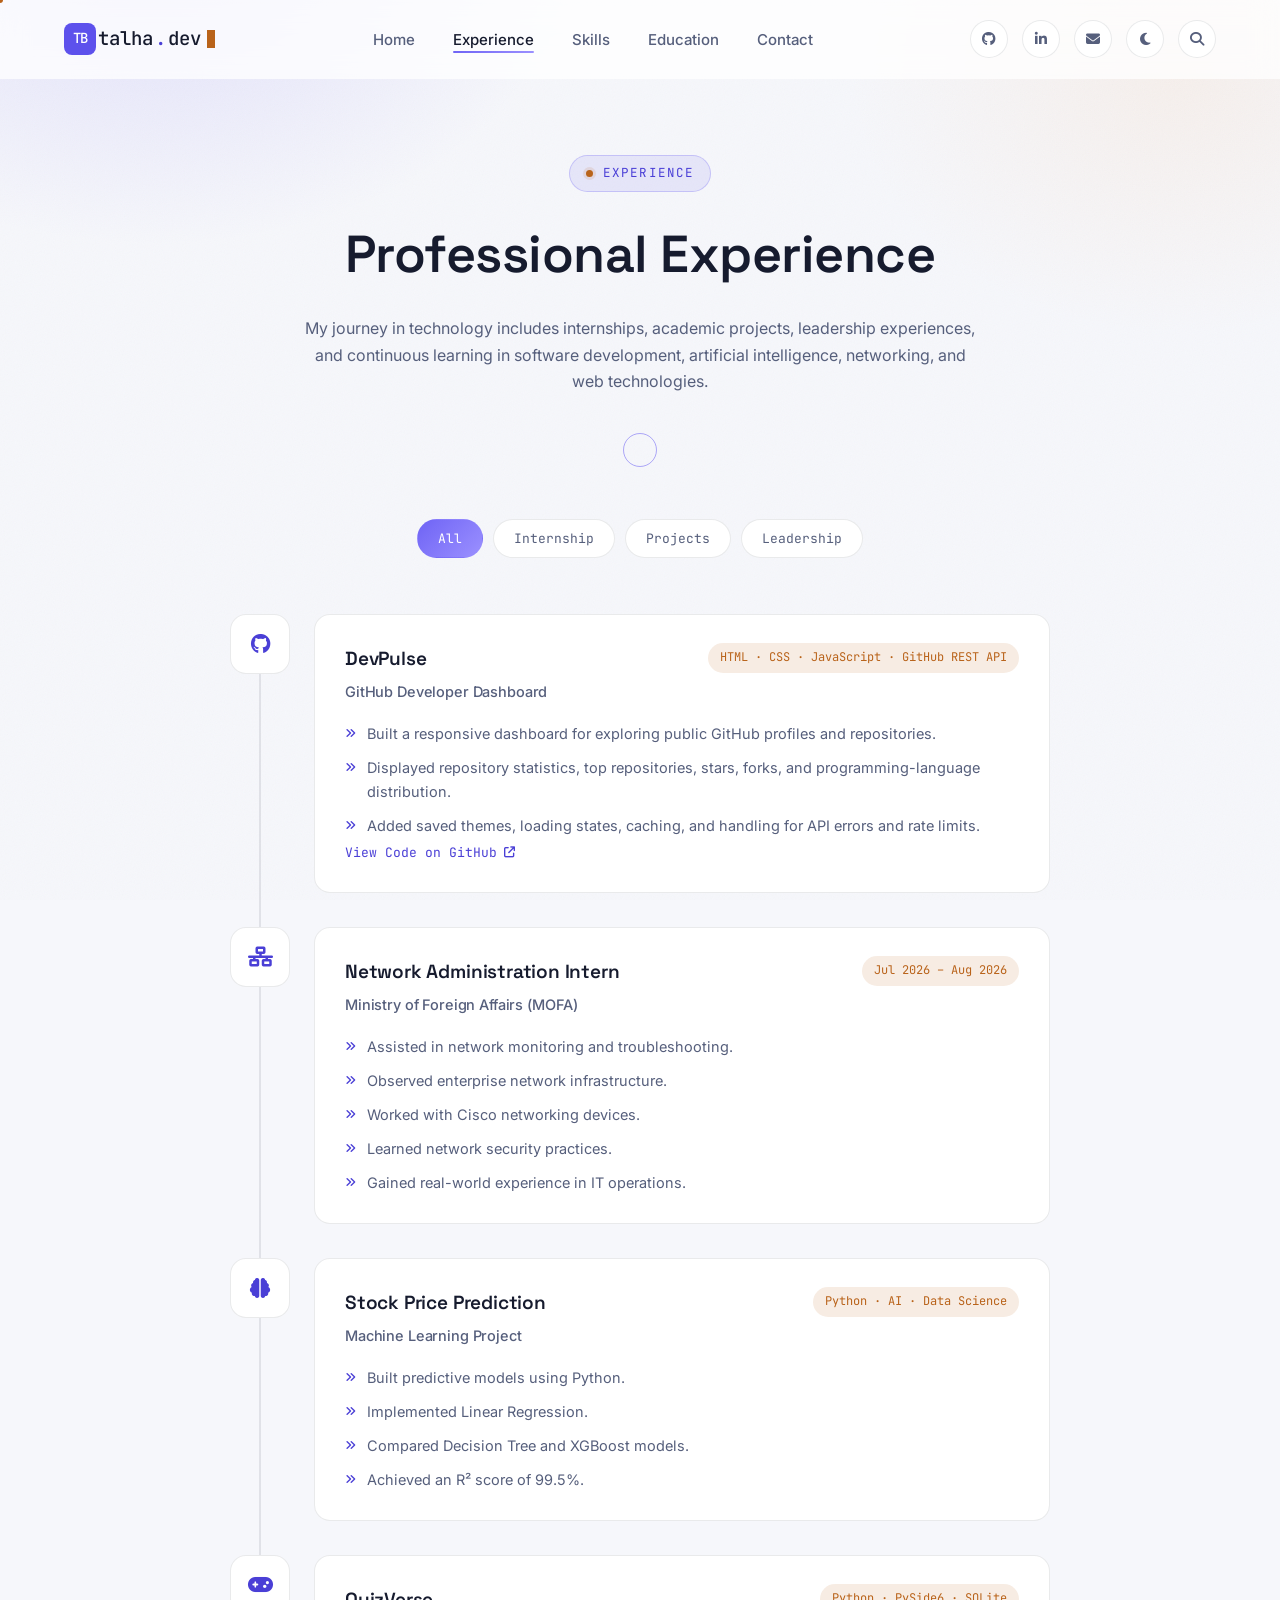
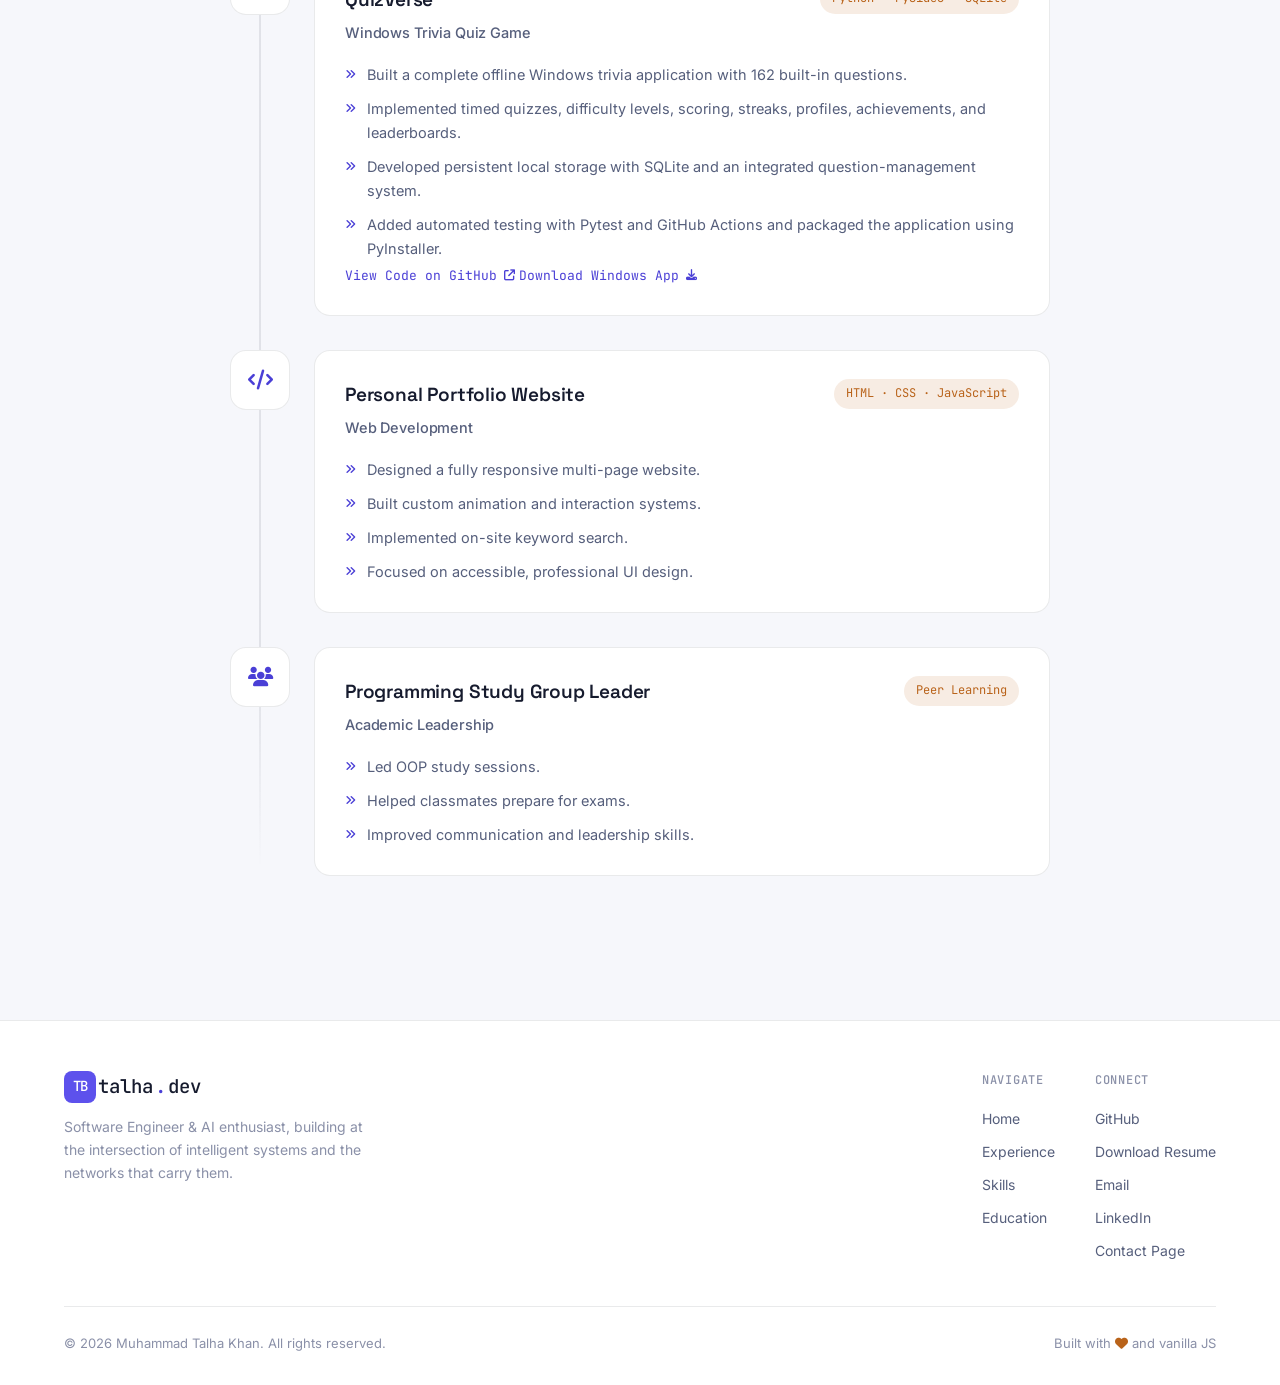
<file: experience.html>
<!DOCTYPE html>
<html lang="en">
<head>
    <script>(function(){try{var t=localStorage.getItem("mtk-theme");if(t==="light"||(!t&&window.matchMedia("(prefers-color-scheme: light)").matches&&!window.matchMedia("(prefers-color-scheme: dark)").matches)){document.documentElement.setAttribute("data-theme","light");}}catch(e){}})();</script>
    <meta charset="UTF-8">
    <meta name="viewport" content="width=device-width, initial-scale=1.0">
    <meta name="description" content="Professional experience, internships, and project work by Muhammad Talha Khan.">
    <title>Experience | Muhammad Talha Khan</title>

    <link rel="preconnect" href="https://fonts.googleapis.com">
    <link href="https://fonts.googleapis.com/css2?family=Space+Grotesk:wght@500;600;700&family=Inter:wght@400;500;600;700&family=JetBrains+Mono:wght@400;500&display=swap" rel="stylesheet">
    <link rel="stylesheet" href="https://cdnjs.cloudflare.com/ajax/libs/font-awesome/6.6.0/css/all.min.css">

    <link rel="stylesheet" href="css/style.css">

    <link rel="icon" type="image/svg+xml" href="assets/favicon.svg">
    <link rel="icon" sizes="32x32" href="assets/favicon-32.png">
    <link rel="apple-touch-icon" href="assets/apple-touch-icon.png">
    <meta name="theme-color" content="#090c14">
    <meta name="author" content="Muhammad Talha Khan">
    <link rel="canonical" href="https://talhabytes.github.io/Personal-Portfolio/experience.html">

    <meta property="og:type" content="website">
    <meta property="og:site_name" content="TalhaBytes | Muhammad Talha Khan">
    <meta property="og:title" content="Experience | Muhammad Talha Khan">
    <meta property="og:description" content="Professional experience, internships, and project work by Muhammad Talha Khan.">
    <meta property="og:url" content="https://talhabytes.github.io/Personal-Portfolio/experience.html">
    <meta property="og:image" content="https://talhabytes.github.io/Personal-Portfolio/assets/social-preview.png">
    <meta property="og:image:width" content="1200">
    <meta property="og:image:height" content="630">
    <meta property="og:image:alt" content="TB - Muhammad Talha Khan, Computer Science and Software Development">

    <meta name="twitter:card" content="summary_large_image">
    <meta name="twitter:title" content="Experience | Muhammad Talha Khan">
    <meta name="twitter:description" content="Professional experience, internships, and project work by Muhammad Talha Khan.">
    <meta name="twitter:image" content="https://talhabytes.github.io/Personal-Portfolio/assets/social-preview.png">

    <noscript>
        <style>
            body{opacity:1!important;transform:none!important}
            .preloader{display:none!important}
            [data-reveal]{opacity:1!important;transform:none!important}
        </style>
    </noscript>
</head>

<body>

    <div class="preloader">
        <div class="preloader-inner">
            <div class="line"><span class="prompt">$</span><span>cat experience.log</span></div>
            <div class="line"><span class="prompt">$</span><span>loading <span class="ok">6 entries</span></span></div>
            <div class="line"><span class="prompt">$</span><span>./render --timeline</span></div>
            <div class="preloader-bar"><span></span></div>
        </div>
    </div>

    <div class="nav-scrim"></div>

    <!-- ================= SITE SEARCH ================= -->
    <div class="search-overlay" id="searchOverlay">
        <div class="search-box">
            <div class="search-input-row">
                <i class="fa-solid fa-magnifying-glass"></i>

                <input
                    type="text"
                    id="searchInput"
                    placeholder="Search the portfolio... (e.g. Python, internship, SZABIST)"
                    autocomplete="off"
                    aria-label="Search the portfolio"
                >

                <button
                    class="search-close"
                    id="searchClose"
                    aria-label="Close search"
                >
                    <i class="fa-solid fa-xmark"></i>
                </button>
            </div>

            <div class="search-results" id="searchResults">
                <p class="search-hint">
                    Try &ldquo;Python&rdquo;, &ldquo;internship&rdquo;,
                    &ldquo;XGBoost&rdquo;, or &ldquo;SZABIST&rdquo;.
                </p>
            </div>
        </div>
    </div>

    <!-- ================= NAVBAR ================= -->
    <header>
        <nav class="navbar">

            <a href="index.html" class="logo" data-no-transition>
                <span class="tb-mark" aria-hidden="true">TB</span>
                talha<span class="accent">.</span>dev
                <span class="cursor-blink"></span>
            </a>

            <ul class="nav-links">
                <li><a href="index.html">Home</a></li>
                <li><a href="experience.html" class="active">Experience</a></li>
                <li><a href="skills.html">Skills</a></li>
                <li><a href="education.html">Education</a></li>
                <li><a href="contact.html">Contact</a></li>
            </ul>

            <div class="nav-actions">

                <a
                    class="icon-btn"
                    href="https://github.com/TalhaBytes"
                    target="_blank"
                    rel="noopener noreferrer"
                    aria-label="GitHub"
                >
                    <i class="fa-brands fa-github"></i>
                </a>

                <a
                    class="icon-btn"
                    href="https://www.linkedin.com/in/muhammad-talha-khan-b0a96428b/"
                    target="_blank"
                    rel="noopener"
                    aria-label="LinkedIn"
                >
                    <i class="fa-brands fa-linkedin-in"></i>
                </a>

                <a
                    class="icon-btn"
                    href="mailto:talhakhan333000@gmail.com"
                    aria-label="Email"
                >
                    <i class="fa-solid fa-envelope"></i>
                </a>

                <button
                    class="icon-btn"
                    id="themeToggle"
                    aria-label="Toggle light / dark theme"
                >
                    <i class="fa-solid fa-moon theme-icon-dark"></i>
                    <i class="fa-solid fa-sun theme-icon-light"></i>
                </button>

                <button
                    class="icon-btn"
                    id="searchToggle"
                    aria-label="Search (press /)"
                >
                    <i class="fa-solid fa-magnifying-glass"></i>
                </button>

                <button class="hamburger" aria-label="Toggle menu">
                    <span></span>
                    <span></span>
                    <span></span>
                </button>

            </div>

        </nav>
    </header>

    <!-- ================= PAGE HERO ================= -->
    <section class="page-hero">

        <div class="container">

            <span class="eyebrow">
                Experience
            </span>

            <h1>
                Professional Experience
            </h1>

            <p>
                My journey in technology includes internships, academic projects,
                leadership experiences, and continuous learning in software development,
                artificial intelligence, networking, and web technologies.
            </p>

        </div>

    </section>

    <!-- ================= EXPERIENCE ================= -->
    <section class="experience">

        <div class="container">

            <div class="filter-row" data-reveal>

                <button
                    class="filter-btn active"
                    data-filter="all"
                >
                    All
                </button>

                <button
                    class="filter-btn"
                    data-filter="internship"
                >
                    Internship
                </button>

                <button
                    class="filter-btn"
                    data-filter="project"
                >
                    Projects
                </button>

                <button
                    class="filter-btn"
                    data-filter="leadership"
                >
                    Leadership
                </button>

            </div>

            <div class="timeline">

                <!-- ================= DEVPULSE ================= -->
                <div
                    class="experience-card"
                    id="exp-devpulse"
                    data-category="project"
                    data-reveal
                >

                    <div class="node">
                        <i class="fa-brands fa-github"></i>
                    </div>

                    <div class="card-body tilt">

                        <div class="card-top">
                            <h2>DevPulse</h2>
                            <span class="period">
                                HTML · CSS · JavaScript · GitHub REST API
                            </span>
                        </div>

                        <h4>
                            GitHub Developer Dashboard
                        </h4>

                        <ul>
                            <li>
                                Built a responsive dashboard for exploring public
                                GitHub profiles and repositories.
                            </li>

                            <li>
                                Displayed repository statistics, top repositories,
                                stars, forks, and programming-language distribution.
                            </li>

                            <li>
                                Added saved themes, loading states, caching, and
                                handling for API errors and rate limits.
                            </li>
                        </ul>

                        <a
                            class="card-link"
                            href="https://github.com/TalhaBytes/devpulse"
                            target="_blank"
                            rel="noopener noreferrer"
                        >
                            View Code on GitHub
                            <i class="fa-solid fa-arrow-up-right-from-square"></i>
                        </a>

                    </div>

                </div>

                <!-- ================= INTERNSHIP ================= -->
                <div
                    class="experience-card"
                    id="exp-network-intern"
                    data-category="internship"
                    data-reveal
                >

                    <div class="node">
                        <i class="fa-solid fa-network-wired"></i>
                    </div>

                    <div class="card-body tilt">

                        <div class="card-top">

                            <h2>
                                Network Administration Intern
                            </h2>

                            <span class="period">
                                Jul 2026 – Aug 2026
                            </span>

                        </div>

                        <h4>
                            Ministry of Foreign Affairs (MOFA)
                        </h4>

                        <ul>
                            <li>Assisted in network monitoring and troubleshooting.</li>
                            <li>Observed enterprise network infrastructure.</li>
                            <li>Worked with Cisco networking devices.</li>
                            <li>Learned network security practices.</li>
                            <li>Gained real-world experience in IT operations.</li>
                        </ul>

                    </div>

                </div>

                <!-- ================= STOCK PRICE PREDICTION ================= -->
                <div
                    class="experience-card"
                    id="exp-stock-prediction"
                    data-category="project"
                    data-reveal
                >

                    <div class="node">
                        <i class="fa-solid fa-brain"></i>
                    </div>

                    <div class="card-body tilt">

                        <div class="card-top">

                            <h2>
                                Stock Price Prediction
                            </h2>

                            <span class="period">
                                Python · AI · Data Science
                            </span>

                        </div>

                        <h4>
                            Machine Learning Project
                        </h4>

                        <ul>
                            <li>Built predictive models using Python.</li>
                            <li>Implemented Linear Regression.</li>
                            <li>Compared Decision Tree and XGBoost models.</li>
                            <li>Achieved an R² score of 99.5%.</li>
                        </ul>

                    </div>

                </div>

                <!-- ================= QUIZVERSE ================= -->
                <div
                    class="experience-card"
                    id="exp-quizverse"
                    data-category="project"
                    data-reveal
                >

                    <div class="node">
                        <i class="fa-solid fa-gamepad"></i>
                    </div>

                    <div class="card-body tilt">

                        <div class="card-top">

                            <h2>
                                QuizVerse
                            </h2>

                            <span class="period">
                                Python · PySide6 · SQLite
                            </span>

                        </div>

                        <h4>
                            Windows Trivia Quiz Game
                        </h4>

                        <ul>
                            <li>
                                Built a complete offline Windows trivia application
                                with 162 built-in questions.
                            </li>

                            <li>
                                Implemented timed quizzes, difficulty levels, scoring,
                                streaks, profiles, achievements, and leaderboards.
                            </li>

                            <li>
                                Developed persistent local storage with SQLite and an
                                integrated question-management system.
                            </li>

                            <li>
                                Added automated testing with Pytest and GitHub Actions
                                and packaged the application using PyInstaller.
                            </li>
                        </ul>

                        <a
                            class="card-link"
                            href="https://github.com/TalhaBytes/QuizVerse"
                            target="_blank"
                            rel="noopener noreferrer"
                        >
                            View Code on GitHub
                            <i class="fa-solid fa-arrow-up-right-from-square"></i>
                        </a>

                        <a
                            class="card-link"
                            href="https://github.com/TalhaBytes/QuizVerse/releases/latest"
                            target="_blank"
                            rel="noopener noreferrer"
                        >
                            Download Windows App
                            <i class="fa-solid fa-download"></i>
                        </a>

                    </div>

                </div>

                <!-- ================= PORTFOLIO ================= -->
                <div
                    class="experience-card"
                    id="exp-portfolio-website"
                    data-category="project"
                    data-reveal
                >

                    <div class="node">
                        <i class="fa-solid fa-code"></i>
                    </div>

                    <div class="card-body tilt">

                        <div class="card-top">

                            <h2>
                                Personal Portfolio Website
                            </h2>

                            <span class="period">
                                HTML · CSS · JavaScript
                            </span>

                        </div>

                        <h4>
                            Web Development
                        </h4>

                        <ul>
                            <li>Designed a fully responsive multi-page website.</li>
                            <li>Built custom animation and interaction systems.</li>
                            <li>Implemented on-site keyword search.</li>
                            <li>Focused on accessible, professional UI design.</li>
                        </ul>

                    </div>

                </div>

                <!-- ================= LEADERSHIP ================= -->
                <div
                    class="experience-card"
                    id="exp-study-group"
                    data-category="leadership"
                    data-reveal
                >

                    <div class="node">
                        <i class="fa-solid fa-users"></i>
                    </div>

                    <div class="card-body tilt">

                        <div class="card-top">

                            <h2>
                                Programming Study Group Leader
                            </h2>

                            <span class="period">
                                Peer Learning
                            </span>

                        </div>

                        <h4>
                            Academic Leadership
                        </h4>

                        <ul>
                            <li>Led OOP study sessions.</li>
                            <li>Helped classmates prepare for exams.</li>
                            <li>Improved communication and leadership skills.</li>
                        </ul>

                    </div>

                </div>

            </div>

        </div>

    </section>

    <!-- ================= FOOTER ================= -->
    <footer>

        <div class="container">

            <div class="footer-grid">

                <div class="footer-brand">

                    <div class="logo">
                        <span class="tb-mark" aria-hidden="true">TB</span>
                        talha<span class="accent">.</span>dev
                    </div>

                    <p>
                        Software Engineer &amp; AI enthusiast, building at the
                        intersection of intelligent systems and the networks that carry them.
                    </p>

                </div>

                <div class="footer-links">

                    <div class="footer-col">

                        <h4>
                            Navigate
                        </h4>

                        <a href="index.html">
                            Home
                        </a>

                        <a href="experience.html">
                            Experience
                        </a>

                        <a href="skills.html">
                            Skills
                        </a>

                        <a href="education.html">
                            Education
                        </a>

                    </div>

                    <div class="footer-col">

                        <h4>
                            Connect
                        </h4>

                        <a
                            href="https://github.com/TalhaBytes"
                            target="_blank"
                            rel="noopener noreferrer"
                        >
                            GitHub
                        </a>

                        <a
                            href="assets/Muhammad-Talha-Khan-Resume.pdf"
                            download
                            data-no-transition
                        >
                            Download Resume
                        </a>

                        <a href="mailto:talhakhan333000@gmail.com">
                            Email
                        </a>

                        <a
                            href="https://www.linkedin.com/in/muhammad-talha-khan-b0a96428b/"
                            target="_blank"
                            rel="noopener"
                        >
                            LinkedIn
                        </a>

                        <a href="contact.html">
                            Contact Page
                        </a>

                    </div>

                </div>

            </div>

            <div class="footer-bottom">

                <span>
                    &copy; 2026 Muhammad Talha Khan. All rights reserved.
                </span>

                <span class="made-with">
                    Built with
                    <i class="fa-solid fa-heart"></i>
                    and vanilla JS
                </span>

            </div>

        </div>

    </footer>

    <button
        class="back-to-top"
        aria-label="Back to top"
    >
        <i class="fa-solid fa-arrow-up"></i>
    </button>

    <script src="js/script.js"></script>

</body>
</html>
</file>
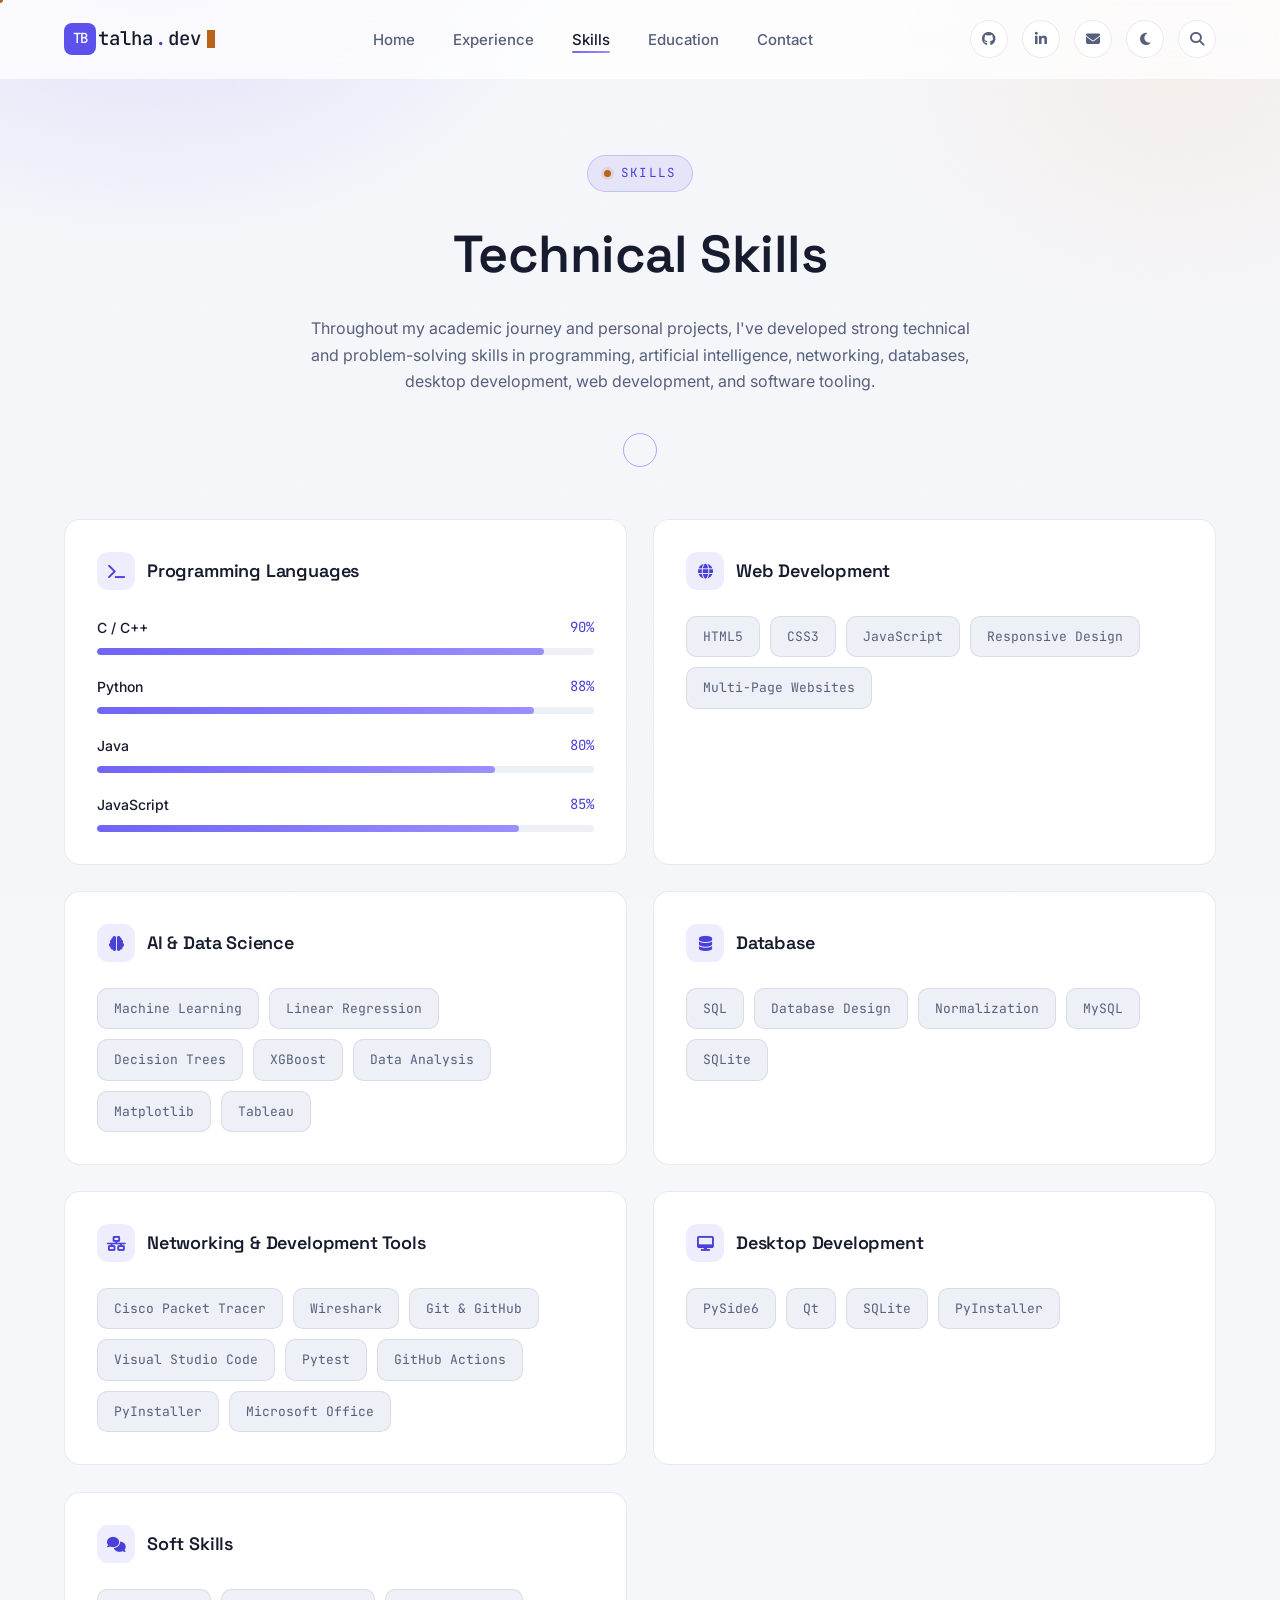
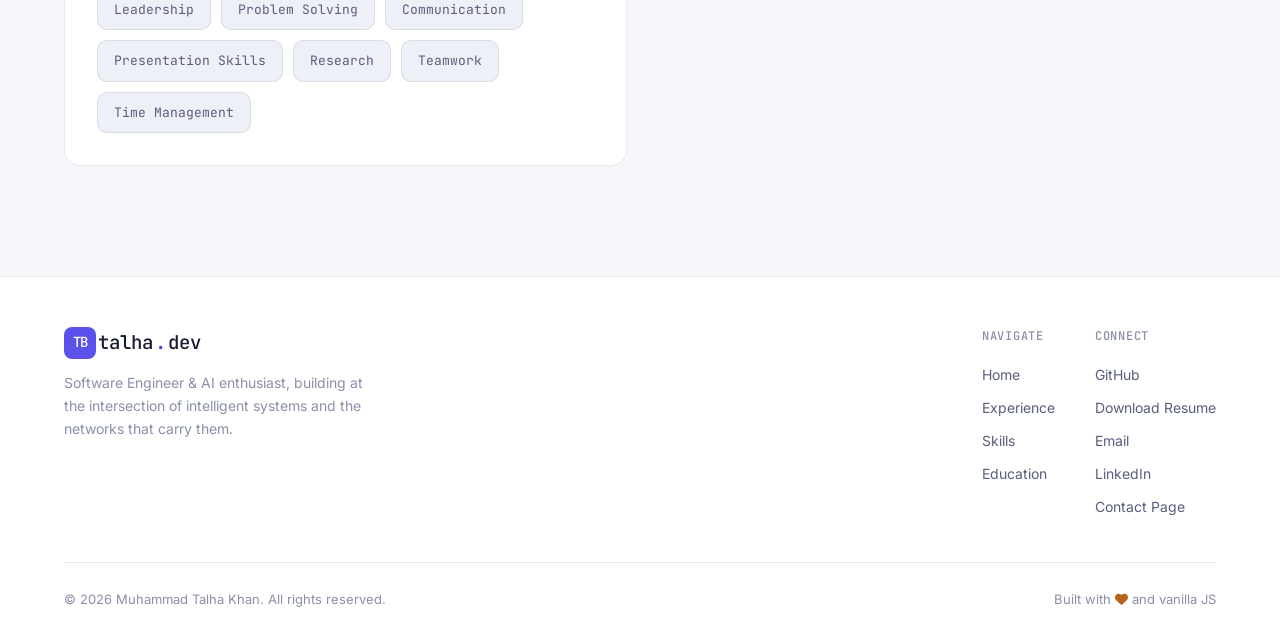
<file: skills.html>
<!DOCTYPE html>
<html lang="en">
<head>
    <script>(function(){try{var t=localStorage.getItem("mtk-theme");if(t==="light"||(!t&&window.matchMedia("(prefers-color-scheme: light)").matches&&!window.matchMedia("(prefers-color-scheme: dark)").matches)){document.documentElement.setAttribute("data-theme","light");}}catch(e){}})();</script>

    <meta charset="UTF-8">

    <meta
        name="viewport"
        content="width=device-width, initial-scale=1.0"
    >

    <meta
        name="description"
        content="Technical skills of Muhammad Talha Khan across programming, desktop and web development, AI, databases, networking, and development tools."
    >

    <title>
        Skills | Muhammad Talha Khan
    </title>

    <link
        rel="preconnect"
        href="https://fonts.googleapis.com"
    >

    <link
        href="https://fonts.googleapis.com/css2?family=Space+Grotesk:wght@500;600;700&family=Inter:wght@400;500;600;700&family=JetBrains+Mono:wght@400;500&display=swap"
        rel="stylesheet"
    >

    <link
        rel="stylesheet"
        href="https://cdnjs.cloudflare.com/ajax/libs/font-awesome/6.6.0/css/all.min.css"
    >

    <link
        rel="stylesheet"
        href="css/style.css"
    >

    <link
        rel="icon"
        type="image/svg+xml"
        href="assets/favicon.svg"
    >

    <link
        rel="icon"
        sizes="32x32"
        href="assets/favicon-32.png"
    >

    <link
        rel="apple-touch-icon"
        href="assets/apple-touch-icon.png"
    >

    <meta
        name="theme-color"
        content="#090c14"
    >

    <meta
        name="author"
        content="Muhammad Talha Khan"
    >

    <link
        rel="canonical"
        href="https://talhabytes.github.io/Personal-Portfolio/skills.html"
    >

    <meta
        property="og:type"
        content="website"
    >

    <meta
        property="og:site_name"
        content="TalhaBytes | Muhammad Talha Khan"
    >

    <meta
        property="og:title"
        content="Skills | Muhammad Talha Khan"
    >

    <meta
        property="og:description"
        content="Technical skills of Muhammad Talha Khan across programming, desktop and web development, AI, databases, networking, and development tools."
    >

    <meta
        property="og:url"
        content="https://talhabytes.github.io/Personal-Portfolio/skills.html"
    >

    <meta
        property="og:image"
        content="https://talhabytes.github.io/Personal-Portfolio/assets/social-preview.png"
    >

    <meta
        property="og:image:width"
        content="1200"
    >

    <meta
        property="og:image:height"
        content="630"
    >

    <meta
        property="og:image:alt"
        content="TB - Muhammad Talha Khan, Computer Science and Software Development"
    >

    <meta
        name="twitter:card"
        content="summary_large_image"
    >

    <meta
        name="twitter:title"
        content="Skills | Muhammad Talha Khan"
    >

    <meta
        name="twitter:description"
        content="Technical skills of Muhammad Talha Khan across programming, desktop and web development, AI, databases, networking, and development tools."
    >

    <meta
        name="twitter:image"
        content="https://talhabytes.github.io/Personal-Portfolio/assets/social-preview.png"
    >

    <noscript>
        <style>
            body{opacity:1!important;transform:none!important}
            .preloader{display:none!important}
            [data-reveal]{opacity:1!important;transform:none!important}
        </style>
    </noscript>
</head>

<body>

    <!-- ================= PRELOADER ================= -->
    <div class="preloader">

        <div class="preloader-inner">

            <div class="line">
                <span class="prompt">$</span>
                <span>./skills --list</span>
            </div>

            <div class="line">
                <span class="prompt">$</span>
                <span>
                    indexing
                    <span class="ok">7 categories</span>
                </span>
            </div>

            <div class="line">
                <span class="prompt">$</span>
                <span>./render --grid</span>
            </div>

            <div class="preloader-bar">
                <span></span>
            </div>

        </div>

    </div>

    <div class="nav-scrim"></div>

    <!-- ================= SITE SEARCH ================= -->
    <div
        class="search-overlay"
        id="searchOverlay"
    >

        <div class="search-box">

            <div class="search-input-row">

                <i class="fa-solid fa-magnifying-glass"></i>

                <input
                    type="text"
                    id="searchInput"
                    placeholder="Search the portfolio... (e.g. Python, internship, SZABIST)"
                    autocomplete="off"
                    aria-label="Search the portfolio"
                >

                <button
                    class="search-close"
                    id="searchClose"
                    aria-label="Close search"
                >
                    <i class="fa-solid fa-xmark"></i>
                </button>

            </div>

            <div
                class="search-results"
                id="searchResults"
            >

                <p class="search-hint">
                    Try &ldquo;Python&rdquo;, &ldquo;internship&rdquo;,
                    &ldquo;XGBoost&rdquo;, or &ldquo;SZABIST&rdquo;.
                </p>

            </div>

        </div>

    </div>

    <!-- ================= NAVBAR ================= -->
    <header>

        <nav class="navbar">

            <a
                href="index.html"
                class="logo"
                data-no-transition
            >
                <span
                    class="tb-mark"
                    aria-hidden="true"
                >
                    TB
                </span>

                talha<span class="accent">.</span>dev

                <span class="cursor-blink"></span>
            </a>

            <ul class="nav-links">

                <li>
                    <a href="index.html">
                        Home
                    </a>
                </li>

                <li>
                    <a href="experience.html">
                        Experience
                    </a>
                </li>

                <li>
                    <a
                        href="skills.html"
                        class="active"
                    >
                        Skills
                    </a>
                </li>

                <li>
                    <a href="education.html">
                        Education
                    </a>
                </li>

                <li>
                    <a href="contact.html">
                        Contact
                    </a>
                </li>

            </ul>

            <div class="nav-actions">

                <a
                    class="icon-btn"
                    href="https://github.com/TalhaBytes"
                    target="_blank"
                    rel="noopener noreferrer"
                    aria-label="GitHub"
                >
                    <i class="fa-brands fa-github"></i>
                </a>

                <a
                    class="icon-btn"
                    href="https://www.linkedin.com/in/muhammad-talha-khan-b0a96428b/"
                    target="_blank"
                    rel="noopener"
                    aria-label="LinkedIn"
                >
                    <i class="fa-brands fa-linkedin-in"></i>
                </a>

                <a
                    class="icon-btn"
                    href="mailto:talhakhan333000@gmail.com"
                    aria-label="Email"
                >
                    <i class="fa-solid fa-envelope"></i>
                </a>

                <button
                    class="icon-btn"
                    id="themeToggle"
                    aria-label="Toggle light / dark theme"
                >
                    <i class="fa-solid fa-moon theme-icon-dark"></i>
                    <i class="fa-solid fa-sun theme-icon-light"></i>
                </button>

                <button
                    class="icon-btn"
                    id="searchToggle"
                    aria-label="Search (press /)"
                >
                    <i class="fa-solid fa-magnifying-glass"></i>
                </button>

                <button
                    class="hamburger"
                    aria-label="Toggle menu"
                >
                    <span></span>
                    <span></span>
                    <span></span>
                </button>

            </div>

        </nav>

    </header>

    <!-- ================= PAGE HERO ================= -->
    <section class="page-hero">

        <div class="container">

            <span class="eyebrow">
                Skills
            </span>

            <h1>
                Technical Skills
            </h1>

            <p>
                Throughout my academic journey and personal projects, I've developed
                strong technical and problem-solving skills in programming, artificial
                intelligence, networking, databases, desktop development, web
                development, and software tooling.
            </p>

        </div>

    </section>

    <!-- ================= SKILLS ================= -->
    <section class="skills-section">

        <div class="container">

            <div class="skills-grid">

                <!-- ================= PROGRAMMING ================= -->
                <div
                    class="skill-card tilt"
                    id="skills-programming"
                    data-reveal
                >

                    <h2>
                        <i class="fa-solid fa-terminal"></i>
                        Programming Languages
                    </h2>

                    <div class="skill">

                        <div class="skill-top">
                            <span class="name">C / C++</span>
                            <span class="pct">90%</span>
                        </div>

                        <div class="progress">
                            <div
                                class="progress-bar"
                                data-width="90"
                            ></div>
                        </div>

                    </div>

                    <div class="skill">

                        <div class="skill-top">
                            <span class="name">Python</span>
                            <span class="pct">88%</span>
                        </div>

                        <div class="progress">
                            <div
                                class="progress-bar"
                                data-width="88"
                            ></div>
                        </div>

                    </div>

                    <div class="skill">

                        <div class="skill-top">
                            <span class="name">Java</span>
                            <span class="pct">80%</span>
                        </div>

                        <div class="progress">
                            <div
                                class="progress-bar"
                                data-width="80"
                            ></div>
                        </div>

                    </div>

                    <div class="skill">

                        <div class="skill-top">
                            <span class="name">JavaScript</span>
                            <span class="pct">85%</span>
                        </div>

                        <div class="progress">
                            <div
                                class="progress-bar"
                                data-width="85"
                            ></div>
                        </div>

                    </div>

                </div>

                <!-- ================= WEB DEVELOPMENT ================= -->
                <div
                    class="skill-card tilt"
                    id="skills-webdev"
                    data-reveal
                    data-reveal-delay="60"
                >

                    <h2>
                        <i class="fa-solid fa-globe"></i>
                        Web Development
                    </h2>

                    <div class="chip-row">

                        <span class="chip">HTML5</span>
                        <span class="chip">CSS3</span>
                        <span class="chip">JavaScript</span>
                        <span class="chip">Responsive Design</span>
                        <span class="chip">Multi-Page Websites</span>

                    </div>

                </div>

                <!-- ================= AI & DATA SCIENCE ================= -->
                <div
                    class="skill-card tilt"
                    id="skills-ai"
                    data-reveal
                >

                    <h2>
                        <i class="fa-solid fa-brain"></i>
                        AI &amp; Data Science
                    </h2>

                    <div class="chip-row">

                        <span class="chip">Machine Learning</span>
                        <span class="chip">Linear Regression</span>
                        <span class="chip">Decision Trees</span>
                        <span class="chip">XGBoost</span>
                        <span class="chip">Data Analysis</span>
                        <span class="chip">Matplotlib</span>
                        <span class="chip">Tableau</span>

                    </div>

                </div>

                <!-- ================= DATABASE ================= -->
                <div
                    class="skill-card tilt"
                    id="skills-database"
                    data-reveal
                    data-reveal-delay="60"
                >

                    <h2>
                        <i class="fa-solid fa-database"></i>
                        Database
                    </h2>

                    <div class="chip-row">

                        <span class="chip">SQL</span>
                        <span class="chip">Database Design</span>
                        <span class="chip">Normalization</span>
                        <span class="chip">MySQL</span>
                        <span class="chip">SQLite</span>

                    </div>

                </div>

                <!-- ================= NETWORKING & DEVELOPMENT TOOLS ================= -->
                <div
                    class="skill-card tilt"
                    id="skills-networking"
                    data-reveal
                >

                    <h2>
                        <i class="fa-solid fa-network-wired"></i>
                        Networking &amp; Development Tools
                    </h2>

                    <div class="chip-row">

                        <span class="chip">Cisco Packet Tracer</span>
                        <span class="chip">Wireshark</span>
                        <span class="chip">Git &amp; GitHub</span>
                        <span class="chip">Visual Studio Code</span>
                        <span class="chip">Pytest</span>
                        <span class="chip">GitHub Actions</span>
                        <span class="chip">PyInstaller</span>
                        <span class="chip">Microsoft Office</span>

                    </div>

                </div>

                <!-- ================= DESKTOP DEVELOPMENT ================= -->
                <div
                    class="skill-card tilt"
                    id="skills-desktop"
                    data-reveal
                    data-reveal-delay="60"
                >

                    <h2>
                        <i class="fa-solid fa-desktop"></i>
                        Desktop Development
                    </h2>

                    <div class="chip-row">

                        <span class="chip">PySide6</span>
                        <span class="chip">Qt</span>
                        <span class="chip">SQLite</span>
                        <span class="chip">PyInstaller</span>

                    </div>

                </div>

                <!-- ================= SOFT SKILLS ================= -->
                <div
                    class="skill-card tilt"
                    id="skills-soft"
                    data-reveal
                    data-reveal-delay="60"
                >

                    <h2>
                        <i class="fa-solid fa-comments"></i>
                        Soft Skills
                    </h2>

                    <div class="chip-row">

                        <span class="chip">Leadership</span>
                        <span class="chip">Problem Solving</span>
                        <span class="chip">Communication</span>
                        <span class="chip">Presentation Skills</span>
                        <span class="chip">Research</span>
                        <span class="chip">Teamwork</span>
                        <span class="chip">Time Management</span>

                    </div>

                </div>

            </div>

        </div>

    </section>

    <!-- ================= FOOTER ================= -->
    <footer>

        <div class="container">

            <div class="footer-grid">

                <div class="footer-brand">

                    <div class="logo">

                        <span
                            class="tb-mark"
                            aria-hidden="true"
                        >
                            TB
                        </span>

                        talha<span class="accent">.</span>dev

                    </div>

                    <p>
                        Software Engineer &amp; AI enthusiast, building at the
                        intersection of intelligent systems and the networks that carry them.
                    </p>

                </div>

                <div class="footer-links">

                    <div class="footer-col">

                        <h4>
                            Navigate
                        </h4>

                        <a href="index.html">
                            Home
                        </a>

                        <a href="experience.html">
                            Experience
                        </a>

                        <a href="skills.html">
                            Skills
                        </a>

                        <a href="education.html">
                            Education
                        </a>

                    </div>

                    <div class="footer-col">

                        <h4>
                            Connect
                        </h4>

                        <a
                            href="https://github.com/TalhaBytes"
                            target="_blank"
                            rel="noopener noreferrer"
                        >
                            GitHub
                        </a>

                        <a
                            href="assets/Muhammad-Talha-Khan-Resume.pdf"
                            download
                            data-no-transition
                        >
                            Download Resume
                        </a>

                        <a href="mailto:talhakhan333000@gmail.com">
                            Email
                        </a>

                        <a
                            href="https://www.linkedin.com/in/muhammad-talha-khan-b0a96428b/"
                            target="_blank"
                            rel="noopener"
                        >
                            LinkedIn
                        </a>

                        <a href="contact.html">
                            Contact Page
                        </a>

                    </div>

                </div>

            </div>

            <div class="footer-bottom">

                <span>
                    &copy; 2026 Muhammad Talha Khan. All rights reserved.
                </span>

                <span class="made-with">
                    Built with
                    <i class="fa-solid fa-heart"></i>
                    and vanilla JS
                </span>

            </div>

        </div>

    </footer>

    <button
        class="back-to-top"
        aria-label="Back to top"
    >
        <i class="fa-solid fa-arrow-up"></i>
    </button>

    <script src="js/script.js"></script>

</body>
</html>
</file>
<file: css/style.css>
/* ==========================================================================
   MUHAMMAD TALHA KHAN — PORTFOLIO
   Design tokens: deep space navy + indigo/amber duotone accent.
   Motif: terminal prompts + network nodes (nods to networking/AI focus).
   ========================================================================== */

:root{
    /* --- surfaces --- */
    --bg:            #090c14;
    --bg-elevated:   #0d1220;
    --surface:       #121828;
    --surface-2:     #161e33;
    --border:        rgba(255,255,255,.08);
    --border-strong: rgba(255,255,255,.14);

    /* --- text --- */
    --text:        #eef1f8;
    --text-muted:  #99a1ba;
    --text-faint:  #616b88;

    /* --- accent duotone --- */
    --primary:      #6f64f5;
    --primary-soft: #9b90ff;
    --primary-dim:  rgba(111,100,245,.14);
    --accent:       #f2a154;
    --accent-dim:   rgba(242,161,84,.14);
    --accent-rgb:   242,161,84;

    /* --- translucent surfaces (theme-aware) --- */
    --header-bg:          rgba(9,12,20,.7);
    --header-bg-scrolled: rgba(9,12,20,.92);
    --overlay-bg:         rgba(6,8,14,.78);
    --preloader-bg:       #090c14;

    /* --- gradients --- */
    --grad-primary: linear-gradient(135deg,#6f64f5 0%,#9b90ff 100%);
    --grad-text:    linear-gradient(120deg,#eef1f8 20%,#9b90ff 55%,#f2a154 90%);

    /* --- type --- */
    --font-display: 'Space Grotesk', sans-serif;
    --font-body:    'Inter', sans-serif;
    --font-mono:    'JetBrains Mono', monospace;

    /* --- layout --- */
    --container: 1180px;
    --radius-sm: 8px;
    --radius: 16px;
    --radius-lg: 26px;
    --ease: cubic-bezier(.22,1,.36,1);

    color-scheme: dark;
}

/* ==========================================================================
   LIGHT THEME
   Overrides the same design tokens above — every rule in this file reads
   these variables, so the whole site re-themes from this one block.
   ========================================================================== */

html[data-theme="light"]{
    --bg:            #f6f7fb;
    --bg-elevated:   #ffffff;
    --surface:       #ffffff;
    --surface-2:     #eef0f7;
    --border:        rgba(18,23,42,.09);
    --border-strong: rgba(18,23,42,.16);

    --text:        #161b2e;
    --text-muted:  #565f7c;
    --text-faint:  #8a90a8;

    --primary:      #5d51ec;
    --primary-soft: #4a3fd6;
    --primary-dim:  rgba(93,81,236,.10);
    --accent:       #b9631a;
    --accent-dim:   rgba(185,99,26,.12);
    --accent-rgb:   185,99,26;

    --header-bg:          rgba(255,255,255,.75);
    --header-bg-scrolled: rgba(255,255,255,.92);
    --overlay-bg:         rgba(30,34,50,.45);
    --preloader-bg:       #f6f7fb;

    --grad-text: linear-gradient(120deg,#161b2e 20%,#4a3fd6 55%,#b9631a 90%);

    color-scheme: light;
}

/* ==========================================================================
   RESET & BASE
   ========================================================================== */

*,*::before,*::after{ margin:0; padding:0; box-sizing:border-box; }

html{
    scroll-behavior:smooth;
    -webkit-font-smoothing:antialiased;
}

body{
    background:var(--bg);
    color:var(--text);
    font-family:var(--font-body);
    line-height:1.65;
    overflow-x:hidden;
    opacity:0;
    transform:translateY(6px);
}

html.is-ready body{
    opacity:1;
    transform:none;
    transition:opacity .5s var(--ease), transform .5s var(--ease);
}

html.is-leaving body{
    opacity:0;
    transform:translateY(-6px);
    transition:opacity .28s ease, transform .28s ease;
}

img{ max-width:100%; display:block; }
a{ color:inherit; text-decoration:none; }
ul{ list-style:none; }
button{ font-family:inherit; cursor:pointer; }
input,textarea{ font-family:inherit; }

::selection{ background:var(--primary); color:#fff; }

/* subtle ambient background wash, fixed so it never repeats per-section */
body::before{
    content:"";
    position:fixed;
    inset:0;
    z-index:-2;
    background:
        radial-gradient(700px 500px at 12% -6%, rgba(111,100,245,.16), transparent 60%),
        radial-gradient(600px 480px at 92% 8%, rgba(242,161,84,.09), transparent 55%),
        var(--bg);
}

/* faint grain/noise for depth */
body::after{
    content:"";
    position:fixed;
    inset:0;
    z-index:-1;
    opacity:.035;
    pointer-events:none;
    background-image:url("data:image/svg+xml;utf8,<svg xmlns='http://www.w3.org/2000/svg' width='90' height='90'><filter id='n'><feTurbulence type='fractalNoise' baseFrequency='0.9' numOctaves='2' stitchTiles='stitch'/></filter><rect width='100%25' height='100%25' filter='url(%23n)'/></svg>");
}

.container{
    width:90%;
    max-width:var(--container);
    margin:0 auto;
}

h1,h2,h3,h4{
    font-family:var(--font-display);
    font-weight:600;
    letter-spacing:-.01em;
    color:var(--text);
}

/* eyebrow label used to open every section */
.eyebrow{
    display:inline-flex;
    align-items:center;
    gap:10px;
    font-family:var(--font-mono);
    font-size:12.5px;
    text-transform:uppercase;
    letter-spacing:.09em;
    color:var(--primary-soft);
    background:var(--primary-dim);
    border:1px solid rgba(111,100,245,.28);
    padding:7px 16px;
    border-radius:100px;
    margin-bottom:18px;
}

.eyebrow::before{
    content:"";
    width:7px;
    height:7px;
    border-radius:50%;
    background:var(--accent);
    box-shadow:0 0 0 3px var(--accent-dim);
    flex-shrink:0;
}

.section-head{
    text-align:center;
    max-width:720px;
    margin:0 auto 60px;
}

.section-head h2{
    font-size:clamp(32px,4.4vw,46px);
    margin-bottom:16px;
}

.section-head p{
    color:var(--text-muted);
    font-size:16px;
}

section{ position:relative; }

/* ==========================================================================
   HOME PAGE — INLINE FULL SECTIONS
   ========================================================================== */

.home-quicknav{
    max-width:var(--container);
    width:90%;
    margin:0 auto 10px;
    display:flex;
    flex-wrap:wrap;
    align-items:center;
    gap:10px 14px;
    padding:14px 20px;
    background:var(--surface);
    border:1px solid var(--border);
    border-radius:100px;
}

.home-quicknav-label{
    font-family:var(--font-mono);
    font-size:12px;
    color:var(--text-faint);
    display:flex;
    align-items:center;
    gap:6px;
}

.home-quicknav a{
    font-size:14px;
    font-weight:600;
    color:var(--text-muted);
    padding:6px 14px;
    border-radius:100px;
    border:1px solid transparent;
    transition:.2s ease;
}

.home-quicknav a:hover{
    color:var(--primary-soft);
    background:var(--primary-dim);
    border-color:var(--border);
}

.section-cta{
    display:flex;
    justify-content:center;
    margin-top:44px;
}

@media (max-width:640px){
    .home-quicknav{ justify-content:center; border-radius:var(--radius); }
}

/* ==========================================================================
   REVEAL-ON-SCROLL
   ========================================================================== */

[data-reveal]{
    opacity:0;
    transform:translateY(26px);
    transition:opacity .7s var(--ease), transform .7s var(--ease);
}

[data-reveal].is-visible{
    opacity:1;
    transform:none;
}

[data-reveal="scale"]{ transform:translateY(14px) scale(.94); }
[data-reveal="scale"].is-visible{ transform:none; }

[data-reveal="left"]{ transform:translateX(-34px); }
[data-reveal="left"].is-visible{ transform:none; }

[data-reveal="right"]{ transform:translateX(34px); }
[data-reveal="right"].is-visible{ transform:none; }

@media (prefers-reduced-motion: reduce){
    *,*::before,*::after{
        animation-duration:.001ms !important;
        transition-duration:.001ms !important;
    }
    html.is-ready body, html.is-leaving body{ opacity:1; transform:none; }
    [data-reveal]{ opacity:1; transform:none; }
}

/* ==========================================================================
   PRELOADER
   ========================================================================== */

.preloader{
    position:fixed;
    inset:0;
    z-index:9999;
    background:var(--bg);
    display:flex;
    align-items:center;
    justify-content:center;
    transition:opacity .5s ease, visibility .5s ease;
}

.preloader.is-hidden{
    opacity:0;
    visibility:hidden;
    pointer-events:none;
}

.preloader-inner{
    font-family:var(--font-mono);
    font-size:14px;
    color:var(--text-muted);
    min-width:260px;
}

.preloader-inner .line{
    display:flex;
    gap:8px;
    margin-bottom:6px;
    opacity:0;
    animation:preloadIn .35s ease forwards;
}
.preloader-inner .line:nth-child(1){ animation-delay:.05s; }
.preloader-inner .line:nth-child(2){ animation-delay:.3s; }
.preloader-inner .line:nth-child(3){ animation-delay:.55s; }

.preloader-inner .prompt{ color:var(--primary-soft); }
.preloader-inner .ok{ color:var(--accent); }

@keyframes preloadIn{
    to{ opacity:1; }
}

.preloader-bar{
    margin-top:14px;
    height:2px;
    width:100%;
    background:rgba(255,255,255,.08);
    border-radius:2px;
    overflow:hidden;
}

.preloader-bar span{
    display:block;
    height:100%;
    width:0%;
    background:var(--grad-primary);
    animation:preloadBar 1s .1s var(--ease) forwards;
}

@keyframes preloadBar{ to{ width:100%; } }

/* ==========================================================================
   CUSTOM CURSOR (fine pointers only — see JS gate)
   ========================================================================== */

.cursor-dot,
.cursor-ring{
    position:fixed;
    top:0; left:0;
    z-index:9998;
    pointer-events:none;
    border-radius:50%;
    transform:translate(-50%,-50%);
    will-change:transform;
}

.cursor-dot{
    width:6px; height:6px;
    background:var(--accent);
}

.cursor-ring{
    width:34px; height:34px;
    border:1px solid rgba(111,100,245,.55);
    transition:width .2s var(--ease), height .2s var(--ease), border-color .2s ease, background .2s ease;
}

.cursor-ring.is-hover{
    width:56px; height:56px;
    background:rgba(111,100,245,.1);
    border-color:var(--primary-soft);
}

/* ==========================================================================
   NAVBAR
   ========================================================================== */

header{
    position:sticky;
    top:0;
    z-index:1000;
    background:var(--header-bg);
    backdrop-filter:blur(14px);
    -webkit-backdrop-filter:blur(14px);
    border-bottom:1px solid transparent;
    transition:border-color .35s ease, background .35s ease, padding .35s ease;
}

header.scrolled{
    border-bottom-color:var(--border);
    background:var(--header-bg-scrolled);
}

.navbar{
    max-width:var(--container);
    width:90%;
    margin:auto;
    display:flex;
    justify-content:space-between;
    align-items:center;
    padding:20px 0;
    transition:padding .35s ease;
}

header.scrolled .navbar{ padding:14px 0; }

.logo{
    font-family:var(--font-mono);
    font-size:19px;
    font-weight:500;
    color:var(--text);
    display:flex;
    align-items:center;
    gap:2px;
}

.logo .accent{ color:var(--primary-soft); }

.logo .cursor-blink{
    display:inline-block;
    width:8px;
    height:18px;
    margin-left:4px;
    background:var(--accent);
    animation:blink 1.1s step-end infinite;
}

@keyframes blink{ 50%{ opacity:0; } }

.nav-links{
    display:flex;
    gap:6px;
    align-items:center;
}

.nav-links a{
    position:relative;
    font-size:15px;
    font-weight:500;
    color:var(--text-muted);
    padding:9px 16px;
    border-radius:100px;
    transition:color .25s ease;
}

.nav-links a:hover{ color:var(--text); }

.nav-links a.active{ color:var(--text); }

.nav-links a.active::after{
    content:"";
    position:absolute;
    left:16px; right:16px; bottom:5px;
    height:2px;
    background:var(--grad-primary);
    border-radius:2px;
    transform-origin:left;
    animation:underlineIn .5s var(--ease) .1s both;
}

@keyframes underlineIn{
    from{ transform:scaleX(0); opacity:0; }
    to{ transform:scaleX(1); opacity:1; }
}

.nav-actions{
    display:flex;
    align-items:center;
    gap:14px;
}

.icon-btn{
    width:38px; height:38px;
    display:flex;
    align-items:center;
    justify-content:center;
    border-radius:50%;
    color:var(--text-muted);
    background:var(--surface);
    border:1px solid var(--border);
    transition:.25s ease;
    font-size:14px;
}

.icon-btn:hover{
    color:var(--text);
    border-color:var(--border-strong);
    transform:translateY(-2px);
}

#themeToggle .theme-icon-dark{ display:none; }
#themeToggle .theme-icon-light{ display:inline; }
html[data-theme="light"] #themeToggle .theme-icon-light{ display:none; }
html[data-theme="light"] #themeToggle .theme-icon-dark{ display:inline; }

/* Smoothly cross-fade colors when the theme switches */
body,
header,
.card, .experience-card, .skill-card, .education-card,
.search-overlay, .search-box, .icon-btn, .filter-btn, footer{
    transition: background-color .35s ease, color .35s ease, border-color .35s ease;
}

/* ==========================================================================
   SITE SEARCH
   ========================================================================== */

.search-overlay{
    position:fixed;
    inset:0;
    z-index:2000;
    display:flex;
    align-items:flex-start;
    justify-content:center;
    padding:14vh 20px 20px;
    background:var(--overlay-bg);
    backdrop-filter:blur(6px);
    -webkit-backdrop-filter:blur(6px);
    opacity:0;
    visibility:hidden;
    transition:opacity .25s ease, visibility .25s ease;
}

.search-overlay.is-open{ opacity:1; visibility:visible; }

.search-box{
    width:100%;
    max-width:600px;
    background:var(--surface);
    border:1px solid var(--border-strong);
    border-radius:var(--radius);
    box-shadow:0 24px 60px rgba(0,0,0,.5);
    overflow:hidden;
    transform:translateY(-14px);
    transition:transform .3s var(--ease);
}

.search-overlay.is-open .search-box{ transform:translateY(0); }

.search-input-row{
    display:flex;
    align-items:center;
    gap:12px;
    padding:16px 18px;
    border-bottom:1px solid var(--border);
}

.search-input-row > i{ color:var(--text-faint); font-size:15px; }

.search-input-row input{
    flex:1;
    background:transparent;
    border:none;
    outline:none;
    color:var(--text);
    font-family:var(--font-body);
    font-size:16px;
}

.search-input-row input::placeholder{ color:var(--text-faint); }

.search-close{
    width:30px; height:30px;
    flex-shrink:0;
    border-radius:50%;
    display:flex;
    align-items:center;
    justify-content:center;
    color:var(--text-muted);
    background:var(--surface-2);
    border:1px solid var(--border);
    transition:color .2s ease;
}

.search-close:hover{ color:var(--text); }

.search-results{
    max-height:52vh;
    overflow-y:auto;
    padding:10px;
}

.search-hint,
.search-empty{
    padding:26px 14px;
    text-align:center;
    color:var(--text-faint);
    font-size:14px;
}

.search-empty i{
    display:block;
    font-size:20px;
    margin-bottom:8px;
    color:var(--text-faint);
}

.search-result{
    display:block;
    padding:12px 14px;
    border-radius:var(--radius-sm);
    transition:background .2s ease;
}

.search-result:hover,
.search-result:focus{ background:var(--surface-2); }

.search-result .sr-page{
    font-family:var(--font-mono);
    font-size:11px;
    letter-spacing:.04em;
    text-transform:uppercase;
    color:var(--primary-soft);
}

.search-result .sr-title{
    font-weight:600;
    margin:2px 0 4px;
    color:var(--text);
}

.search-result .sr-snippet{
    font-size:13px;
    color:var(--text-muted);
    line-height:1.5;
}

.search-result mark{
    background:var(--accent-dim);
    color:var(--accent);
    border-radius:3px;
    padding:0 2px;
}

@keyframes searchHitPulse{
    0%{ box-shadow:0 0 0 0 rgba(var(--accent-rgb),.55); }
    100%{ box-shadow:0 0 0 14px rgba(var(--accent-rgb),0); }
}

.search-hit{
    outline:2px solid var(--accent);
    outline-offset:6px;
    border-radius:var(--radius);
    animation:searchHitPulse 1.2s ease-out 2;
}

@media (max-width:640px){
    .search-overlay{ padding:9vh 14px 14px; }
    .search-results{ max-height:60vh; }
}

.hamburger{
    display:none;
    width:38px; height:38px;
    border-radius:50%;
    border:1px solid var(--border);
    background:var(--surface);
    position:relative;
    flex-shrink:0;
}

.hamburger span{
    position:absolute;
    left:10px; right:10px;
    height:2px;
    background:var(--text);
    border-radius:2px;
    transition:transform .3s ease, opacity .3s ease, top .3s ease;
}
.hamburger span:nth-child(1){ top:14px; }
.hamburger span:nth-child(2){ top:19px; }
.hamburger span:nth-child(3){ top:24px; }

.hamburger.is-open span:nth-child(1){ top:19px; transform:rotate(45deg); }
.hamburger.is-open span:nth-child(2){ opacity:0; }
.hamburger.is-open span:nth-child(3){ top:19px; transform:rotate(-45deg); }

/* ==========================================================================
   BUTTONS
   ========================================================================== */

.btn{
    position:relative;
    display:inline-flex;
    align-items:center;
    justify-content:center;
    gap:9px;
    padding:14px 30px;
    border-radius:100px;
    font-weight:600;
    font-size:15px;
    border:1px solid transparent;
    transition:transform .3s var(--ease), box-shadow .3s var(--ease), background .3s ease, border-color .3s ease;
    white-space:nowrap;
}

.btn-primary{
    background:var(--grad-primary);
    color:#fff;
    box-shadow:0 8px 24px -8px rgba(111,100,245,.6);
}

.btn-primary:hover{
    transform:translateY(-3px);
    box-shadow:0 14px 30px -8px rgba(111,100,245,.75);
}

.btn-ghost{
    background:var(--surface);
    color:var(--text);
    border-color:var(--border);
}

.btn-ghost:hover{
    border-color:var(--border-strong);
    transform:translateY(-3px);
}

.btn-block{ width:100%; }

/* magnetic wrapper (JS adds transform) */
.magnetic{ will-change:transform; }

/* ==========================================================================
   HERO
   ========================================================================== */

.hero{
    position:relative;
    padding:80px 0 60px;
    overflow:hidden;
}

.hero-canvas{
    position:absolute;
    inset:-40px -5% -40px;
    z-index:0;
    opacity:.85;
}

.hero-grid{
    position:relative;
    z-index:1;
    display:grid;
    grid-template-columns:1.15fr .85fr;
    gap:50px;
    align-items:center;
}

.hero-eyebrow{
    font-family:var(--font-mono);
    font-size:15px;
    color:var(--text-muted);
    margin-bottom:22px;
    display:flex;
    align-items:center;
    gap:2px;
}

.hero-eyebrow .prompt{ color:var(--primary-soft); }
.hero-eyebrow .typed{ color:var(--text); }

.hero-content h1{
    font-size:clamp(38px,5.4vw,64px);
    line-height:1.08;
    margin-bottom:18px;
}

.hero-content h1 .grad{
    background:var(--grad-text);
    -webkit-background-clip:text;
    background-clip:text;
    color:transparent;
}

.role-line{
    font-family:var(--font-mono);
    font-size:clamp(17px,2vw,21px);
    color:var(--primary-soft);
    margin-bottom:22px;
    min-height:28px;
    display:flex;
    align-items:center;
}

.role-line .role-caret{
    display:inline-block;
    width:2px;
    height:1em;
    background:var(--accent);
    margin-left:3px;
    animation:blink 1s step-end infinite;
}

.hero-content > p{
    color:var(--text-muted);
    max-width:540px;
    margin-bottom:34px;
    font-size:16.5px;
}

.hero-actions{
    display:flex;
    gap:16px;
    flex-wrap:wrap;
    margin-bottom:46px;
}

.hero-stats{
    display:flex;
    gap:36px;
    flex-wrap:wrap;
}

.hero-stats .stat{ }

.hero-stats .stat strong{
    display:block;
    font-family:var(--font-display);
    font-size:30px;
    color:var(--text);
}

.hero-stats .stat strong .suffix{ color:var(--primary-soft); }

.hero-stats .stat span{
    font-family:var(--font-mono);
    font-size:12.5px;
    color:var(--text-faint);
    text-transform:uppercase;
    letter-spacing:.06em;
}

/* --- hero visual --- */

.hero-visual{
    position:relative;
    display:flex;
    align-items:center;
    justify-content:center;
}

.hero-photo-frame{
    position:relative;
    width:320px;
    height:320px;
}

.hero-photo-frame .ring{
    position:absolute;
    inset:-14px;
    border-radius:32px;
    border:1px solid rgba(111,100,245,.35);
    animation:spin 26s linear infinite;
}

.hero-photo-frame .ring::before,
.hero-photo-frame .ring::after{
    content:"";
    position:absolute;
    width:8px; height:8px;
    border-radius:50%;
    background:var(--accent);
    box-shadow:0 0 12px 2px rgba(var(--accent-rgb),.7);
}
.hero-photo-frame .ring::before{ top:-4px; left:50%; }
.hero-photo-frame .ring::after{ bottom:-4px; left:50%; }

@keyframes spin{ to{ transform:rotate(360deg); } }

.hero-photo-frame img{
    width:100%;
    height:100%;
    object-fit:cover;
    border-radius:28px;
    border:1px solid var(--border-strong);
    box-shadow:0 30px 60px -20px rgba(0,0,0,.6);
}

.hero-photo-frame .badge{
    position:absolute;
    bottom:-16px;
    left:50%;
    transform:translateX(-50%);
    background:var(--surface);
    border:1px solid var(--border);
    padding:9px 18px;
    border-radius:100px;
    font-family:var(--font-mono);
    font-size:12.5px;
    color:var(--accent);
    white-space:nowrap;
    box-shadow:0 12px 30px -12px rgba(0,0,0,.6);
    display:flex;
    align-items:center;
    gap:8px;
}

.hero-photo-frame .badge::before{
    content:"";
    width:7px;height:7px;
    border-radius:50%;
    background:var(--accent);
    box-shadow:0 0 0 3px var(--accent-dim);
}

@media (max-width:980px){
    .hero-grid{ grid-template-columns:1fr; text-align:center; }
    .hero-content > p{ margin-left:auto; margin-right:auto; }
    .hero-actions, .hero-stats{ justify-content:center; }
    .hero-eyebrow, .role-line{ justify-content:center; }
    .hero-visual{ margin-top:20px; }
}

/* ==========================================================================
   TILT CARD (generic mouse-tilt wrapper)
   ========================================================================== */

.tilt{
    transform-style:preserve-3d;
    transition:transform .4s var(--ease), box-shadow .4s var(--ease), border-color .4s ease;
    will-change:transform;
}

/* ==========================================================================
   ABOUT
   ========================================================================== */

.about{ padding:100px 0; }

.about-container{
    display:grid;
    grid-template-columns:1fr 1fr;
    gap:28px;
}

.card{
    background:linear-gradient(180deg, var(--surface), var(--bg-elevated));
    border:1px solid var(--border);
    border-radius:var(--radius);
    padding:34px;
}

.about-card h3{
    display:flex;
    align-items:center;
    gap:10px;
    color:var(--text);
    font-size:19px;
    margin-bottom:22px;
    padding-bottom:18px;
    border-bottom:1px dashed var(--border);
}

.about-card h3 i{
    width:36px; height:36px;
    display:flex;
    align-items:center;
    justify-content:center;
    background:var(--primary-dim);
    color:var(--primary-soft);
    border-radius:10px;
    font-size:15px;
}

.detail-row{
    display:flex;
    justify-content:space-between;
    align-items:center;
    padding:11px 0;
    border-bottom:1px solid var(--border);
    font-size:14.5px;
}
.detail-row:last-child{ border-bottom:none; }

.detail-row .label{
    display:flex;
    align-items:center;
    gap:9px;
    color:var(--text-faint);
    font-family:var(--font-mono);
    font-size:13px;
}

.detail-row .label i{ color:var(--primary-soft); width:16px; text-align:center; }

.detail-row .value{ color:var(--text); font-weight:500; text-align:right; }

.about-card.objective p{
    color:var(--text-muted);
    margin-bottom:16px;
}

.focus-tags{
    display:flex;
    flex-wrap:wrap;
    gap:8px;
    margin-top:22px;
}

.focus-tags span{
    font-family:var(--font-mono);
    font-size:12px;
    padding:6px 13px;
    border-radius:100px;
    background:var(--surface-2);
    border:1px solid var(--border);
    color:var(--text-muted);
}

@media (max-width:860px){
    .about-container{ grid-template-columns:1fr; }
}

/* ==========================================================================
   HOME — FEATURED HIGHLIGHTS
   ========================================================================== */

.highlights{ padding:0 0 110px; }

.highlights-grid{
    display:grid;
    grid-template-columns:repeat(3,1fr);
    gap:26px;
}

.highlight-card{
    background:var(--surface);
    border:1px solid var(--border);
    border-radius:var(--radius);
    padding:30px;
    position:relative;
    overflow:hidden;
}

.highlight-card::before{
    content:"";
    position:absolute;
    top:0; left:0; right:0;
    height:2px;
    background:var(--grad-primary);
    transform:scaleX(0);
    transform-origin:left;
    transition:transform .5s var(--ease);
}

.highlight-card:hover::before{ transform:scaleX(1); }

.highlight-card:hover{
    border-color:var(--border-strong);
    box-shadow:0 20px 45px -20px rgba(0,0,0,.55);
}

.highlight-icon{
    width:46px; height:46px;
    border-radius:12px;
    background:var(--primary-dim);
    color:var(--primary-soft);
    display:flex;
    align-items:center;
    justify-content:center;
    font-size:18px;
    margin-bottom:20px;
}

.highlight-card h3{ font-size:18px; margin-bottom:10px; }

.highlight-card p{
    color:var(--text-muted);
    font-size:14.5px;
    margin-bottom:18px;
}

.highlight-card .tag-row{
    display:flex;
    flex-wrap:wrap;
    gap:6px;
    margin-bottom:20px;
}

.highlight-card .tag-row span{
    font-family:var(--font-mono);
    font-size:11px;
    color:var(--text-faint);
    background:var(--surface-2);
    border:1px solid var(--border);
    padding:4px 10px;
    border-radius:100px;
}

.card-link{
    font-family:var(--font-mono);
    font-size:13px;
    color:var(--primary-soft);
    display:inline-flex;
    align-items:center;
    gap:7px;
}

.card-link i{ transition:transform .3s var(--ease); font-size:11px; }
.highlight-card:hover .card-link i{ transform:translateX(4px); }

@media (max-width:980px){
    .highlights-grid{ grid-template-columns:1fr 1fr; }
}
@media (max-width:640px){
    .highlights-grid{ grid-template-columns:1fr; }
}

/* ==========================================================================
   PAGE HERO (used on inner pages: experience/skills/education/contact)
   ========================================================================== */

.page-hero{
    padding:76px 0 20px;
    text-align:center;
}

.page-hero .eyebrow{ margin-bottom:20px; }

.page-hero h1{
    font-size:clamp(34px,5vw,52px);
    margin-bottom:18px;
}

.page-hero p{
    color:var(--text-muted);
    max-width:680px;
    margin:0 auto;
}

/* ==========================================================================
   EXPERIENCE PAGE
   ========================================================================== */

.experience{ padding:60px 0 110px; }

.filter-row{
    display:flex;
    justify-content:center;
    gap:10px;
    flex-wrap:wrap;
    margin:44px 0 56px;
}

.filter-btn{
    font-family:var(--font-mono);
    font-size:13px;
    padding:10px 20px;
    border-radius:100px;
    background:var(--surface);
    border:1px solid var(--border);
    color:var(--text-muted);
    transition:.25s ease;
}

.filter-btn:hover{ color:var(--text); border-color:var(--border-strong); }

.filter-btn.active{
    background:var(--grad-primary);
    color:#fff;
    border-color:transparent;
}

.timeline{
    position:relative;
    max-width:820px;
    margin:0 auto;
}

.timeline::before{
    content:"";
    position:absolute;
    left:29px;
    top:8px;
    bottom:8px;
    width:2px;
    background:linear-gradient(var(--border), var(--border) 90%, transparent);
}

@media (max-width:720px){
    .timeline::before{ left:17px; }
}

.experience-card{
    position:relative;
    display:grid;
    grid-template-columns:60px 1fr;
    gap:0;
    margin-bottom:34px;
    transition:opacity .35s ease, transform .35s ease;
}

@media (max-width:720px){
    .experience-card{ grid-template-columns:36px 1fr; }
}

.experience-card.is-hidden{
    display:none;
}

.node{
    width:60px; height:60px;
    border-radius:16px;
    background:var(--surface);
    border:1px solid var(--border);
    display:flex;
    align-items:center;
    justify-content:center;
    font-size:20px;
    color:var(--primary-soft);
    z-index:1;
}

@media (max-width:720px){
    .node{ width:36px; height:36px; border-radius:10px; font-size:14px; }
}

.card-body{
    background:var(--surface);
    border:1px solid var(--border);
    border-radius:var(--radius);
    padding:28px 30px;
    margin-left:24px;
}

@media (max-width:720px){
    .card-body{ margin-left:16px; padding:22px 20px; }
}

.card-body:hover{
    border-color:var(--border-strong);
    box-shadow:0 20px 45px -22px rgba(0,0,0,.55);
}

.card-body .card-top{
    display:flex;
    justify-content:space-between;
    align-items:flex-start;
    flex-wrap:wrap;
    gap:10px;
    margin-bottom:6px;
}

.card-body h2{ font-size:19px; }

.card-body .period{
    font-family:var(--font-mono);
    font-size:12px;
    color:var(--accent);
    background:var(--accent-dim);
    padding:5px 12px;
    border-radius:100px;
    white-space:nowrap;
}

.card-body h4{
    font-family:var(--font-body);
    font-weight:500;
    color:var(--text-muted);
    font-size:14.5px;
    margin-bottom:18px;
}

.card-body ul{
    padding-left:0;
    display:grid;
    gap:10px;
}

.card-body li{
    position:relative;
    padding-left:22px;
    color:var(--text-muted);
    font-size:14.5px;
}

.card-body li::before{
    content:"\f101";
    font-family:"Font Awesome 6 Free";
    font-weight:900;
    position:absolute;
    left:0; top:2px;
    color:var(--primary-soft);
    font-size:11px;
}

/* ==========================================================================
   SKILLS PAGE
   ========================================================================== */

.skills-section{ padding:60px 0 110px; }

.skills-grid{
    display:grid;
    grid-template-columns:repeat(2,1fr);
    gap:26px;
    margin-top:44px;
}

.skill-card{
    background:var(--surface);
    border:1px solid var(--border);
    border-radius:var(--radius);
    padding:32px;
}

.skill-card:hover{
    border-color:var(--border-strong);
    box-shadow:0 20px 45px -22px rgba(0,0,0,.5);
}

.skill-card h2{
    display:flex;
    align-items:center;
    gap:12px;
    font-size:18px;
    margin-bottom:26px;
}

.skill-card h2 i{
    width:38px; height:38px;
    border-radius:11px;
    background:var(--primary-dim);
    color:var(--primary-soft);
    display:flex;
    align-items:center;
    justify-content:center;
    font-size:15px;
}

.skill{ margin-bottom:20px; }
.skill:last-child{ margin-bottom:0; }

.skill-top{
    display:flex;
    justify-content:space-between;
    margin-bottom:9px;
    font-size:14px;
}

.skill-top .name{ color:var(--text); font-weight:500; }
.skill-top .pct{ font-family:var(--font-mono); color:var(--primary-soft); }

.progress{
    height:7px;
    background:var(--surface-2);
    border-radius:20px;
    overflow:hidden;
}

.progress-bar{
    height:100%;
    width:0%;
    border-radius:20px;
    background:var(--grad-primary);
    transition:width 1.1s var(--ease);
}

.chip-row{
    display:flex;
    flex-wrap:wrap;
    gap:10px;
}

.chip{
    font-family:var(--font-mono);
    font-size:13px;
    color:var(--text-muted);
    background:var(--surface-2);
    border:1px solid var(--border);
    padding:9px 16px;
    border-radius:10px;
    transition:.25s ease;
}

.chip:hover{
    color:var(--text);
    border-color:var(--primary-soft);
    transform:translateY(-3px);
}

@media (max-width:860px){
    .skills-grid{ grid-template-columns:1fr; }
}

/* ==========================================================================
   EDUCATION PAGE
   ========================================================================== */

.education{ padding:60px 0 110px; }

.edu-timeline{
    position:relative;
    max-width:820px;
    margin:44px auto 0;
}

.edu-timeline::before{
    content:"";
    position:absolute;
    left:29px;
    top:8px;
    bottom:8px;
    width:2px;
    background:linear-gradient(var(--border), var(--border) 90%, transparent);
}

@media (max-width:720px){
    .edu-timeline::before{ left:17px; }
}

.education-card{
    position:relative;
    display:grid;
    grid-template-columns:60px 1fr;
    margin-bottom:34px;
}

@media (max-width:720px){
    .education-card{ grid-template-columns:36px 1fr; }
}

.education-card .card-body{ }

.education-card h2{ font-size:19px; margin-bottom:6px; }

.education-card h3{
    font-family:var(--font-body);
    font-weight:500;
    font-size:14.5px;
    color:var(--primary-soft);
    margin-bottom:16px;
}

.edu-meta{
    display:flex;
    gap:10px;
    flex-wrap:wrap;
    margin-bottom:16px;
}

.edu-meta span{
    font-family:var(--font-mono);
    font-size:12px;
    color:var(--text-faint);
    background:var(--surface-2);
    border:1px solid var(--border);
    padding:5px 12px;
    border-radius:100px;
}

.course-tags{
    display:flex;
    flex-wrap:wrap;
    gap:8px;
}

.course-tags span{
    font-size:12.5px;
    color:var(--text-muted);
    background:var(--bg-elevated);
    border:1px solid var(--border);
    padding:6px 13px;
    border-radius:100px;
}

/* ==========================================================================
   CONTACT PAGE
   ========================================================================== */

.contact{ padding:60px 0 110px; }

.contact-container{
    display:grid;
    grid-template-columns:.85fr 1.15fr;
    gap:28px;
    margin-top:44px;
}

.contact-info h2,
.contact-form h2{
    display:flex;
    align-items:center;
    gap:10px;
    font-size:19px;
    margin-bottom:26px;
}

.contact-info h2 i, .contact-form h2 i{
    width:36px; height:36px;
    border-radius:10px;
    background:var(--primary-dim);
    color:var(--primary-soft);
    display:flex;
    align-items:center;
    justify-content:center;
    font-size:15px;
}

.contact-info .detail-row .value a{ color:var(--text); }
.contact-info .detail-row .value a:hover{ color:var(--primary-soft); }

.social-row{
    display:flex;
    gap:10px;
    margin-top:24px;
}

.field{ margin-bottom:20px; position:relative; }

.field label{
    display:block;
    font-family:var(--font-mono);
    font-size:12px;
    color:var(--text-faint);
    margin-bottom:8px;
    text-transform:uppercase;
    letter-spacing:.05em;
}

.field input,
.field textarea{
    width:100%;
    padding:14px 16px;
    background:var(--surface-2);
    border:1px solid var(--border);
    border-radius:var(--radius-sm);
    color:var(--text);
    outline:none;
    font-size:14.5px;
    transition:border-color .25s ease, box-shadow .25s ease;
}

.field textarea{ resize:vertical; min-height:140px; }

.field input:focus,
.field textarea:focus{
    border-color:var(--primary);
    box-shadow:0 0 0 4px var(--primary-dim);
}

.field input::placeholder,
.field textarea::placeholder{ color:var(--text-faint); }

.form-note{
    font-family:var(--font-mono);
    font-size:12px;
    color:var(--text-faint);
    margin-top:14px;
    text-align:center;
}

.form-success{
    display:none;
    align-items:center;
    gap:12px;
    padding:16px 18px;
    background:var(--accent-dim);
    border:1px solid rgba(var(--accent-rgb),.35);
    border-radius:var(--radius-sm);
    color:var(--accent);
    font-size:14px;
    margin-top:18px;
}

.form-success.is-visible{ display:flex; }

.form-success i{ font-size:18px; flex-shrink:0; }

@media (max-width:900px){
    .contact-container{ grid-template-columns:1fr; }
}

/* ==========================================================================
   FOOTER
   ========================================================================== */

footer{
    border-top:1px solid var(--border);
    background:var(--bg-elevated);
    padding:50px 0 30px;
}

.footer-grid{
    display:flex;
    justify-content:space-between;
    align-items:flex-start;
    flex-wrap:wrap;
    gap:30px;
    margin-bottom:34px;
}

.footer-brand .logo{ margin-bottom:12px; }

.footer-brand p{
    color:var(--text-faint);
    font-size:14px;
    max-width:320px;
}

.footer-links{
    display:flex;
    gap:40px;
    flex-wrap:wrap;
}

.footer-col h4{
    font-family:var(--font-mono);
    font-size:12px;
    color:var(--text-faint);
    text-transform:uppercase;
    letter-spacing:.06em;
    margin-bottom:16px;
    font-weight:500;
}

.footer-col a{
    display:block;
    color:var(--text-muted);
    font-size:14px;
    margin-bottom:10px;
    transition:color .2s ease;
}

.footer-col a:hover{ color:var(--primary-soft); }

.footer-bottom{
    padding-top:26px;
    border-top:1px solid var(--border);
    display:flex;
    justify-content:space-between;
    align-items:center;
    flex-wrap:wrap;
    gap:12px;
    color:var(--text-faint);
    font-size:13px;
}

.footer-bottom .made-with i{ color:var(--accent); }

/* ==========================================================================
   BACK TO TOP
   ========================================================================== */

.back-to-top{
    position:fixed;
    right:26px;
    bottom:26px;
    width:46px; height:46px;
    border-radius:50%;
    background:var(--surface);
    border:1px solid var(--border-strong);
    color:var(--text);
    display:flex;
    align-items:center;
    justify-content:center;
    z-index:900;
    opacity:0;
    visibility:hidden;
    transform:translateY(12px);
    transition:opacity .3s ease, transform .3s ease, visibility .3s ease, border-color .25s ease;
    box-shadow:0 12px 30px -12px rgba(0,0,0,.6);
}

.back-to-top.is-visible{
    opacity:1; visibility:visible; transform:none;
}

.back-to-top:hover{ border-color:var(--primary-soft); color:var(--primary-soft); }

/* ==========================================================================
   MOBILE NAV
   ========================================================================== */

@media (max-width:860px){
    .nav-links{
        position:fixed;
        top:0; right:0;
        height:100vh;
        width:min(320px,84vw);
        background:var(--bg-elevated);
        border-left:1px solid var(--border);
        flex-direction:column;
        justify-content:center;
        align-items:flex-start;
        gap:6px;
        padding:0 40px;
        transform:translateX(100%);
        transition:transform .4s var(--ease);
        z-index:1100;
    }

    .nav-links.is-open{ transform:translateX(0); }

    .nav-links a{ font-size:19px; padding:12px 0; }

    .nav-links a.active::after{ left:0; right:auto; width:24px; bottom:0; }

    .hamburger{ display:block; }

    .nav-scrim{
        position:fixed; inset:0;
        background:rgba(0,0,0,.5);
        opacity:0; visibility:hidden;
        transition:opacity .3s ease, visibility .3s ease;
        z-index:1050;
    }

    .nav-scrim.is-open{ opacity:1; visibility:visible; }
}

/* ==========================================================================
   GENERAL RESPONSIVE
   ========================================================================== */

@media (max-width:640px){
    .hero{ padding:56px 0 40px; }
    .about, .highlights{ padding-top:0; }
    .card, .about-card, .skill-card{ padding:24px; }
}

/* TalhaBytes finishing details */
.tb-mark{display:inline-grid;place-items:center;width:32px;height:32px;border-radius:8px;background:var(--primary);color:#fff;font-size:14px;vertical-align:middle;letter-spacing:-1px}
.hero-actions{flex-wrap:wrap}.detail-row .value{overflow-wrap:anywhere}
@media(max-width:480px){.navbar{gap:8px}.nav-actions{gap:3px}.nav-actions .icon-btn{width:30px;height:34px}.logo{font-size:17px}.logo .tb-mark{display:none}}

@media(max-width:860px){.nav-links:not(.is-open){visibility:hidden;pointer-events:none}.nav-links.is-open{visibility:visible}}
.experience-card .card-body{min-width:0}.card-top .period{white-space:normal;overflow-wrap:anywhere}.card-top{min-width:0}


html{overflow-x:clip}.nav-actions{flex-shrink:0}@media(max-width:360px){.navbar{width:94%}.nav-actions{gap:2px}.nav-actions .icon-btn{width:27px}.logo{font-size:15px}}
</file>
